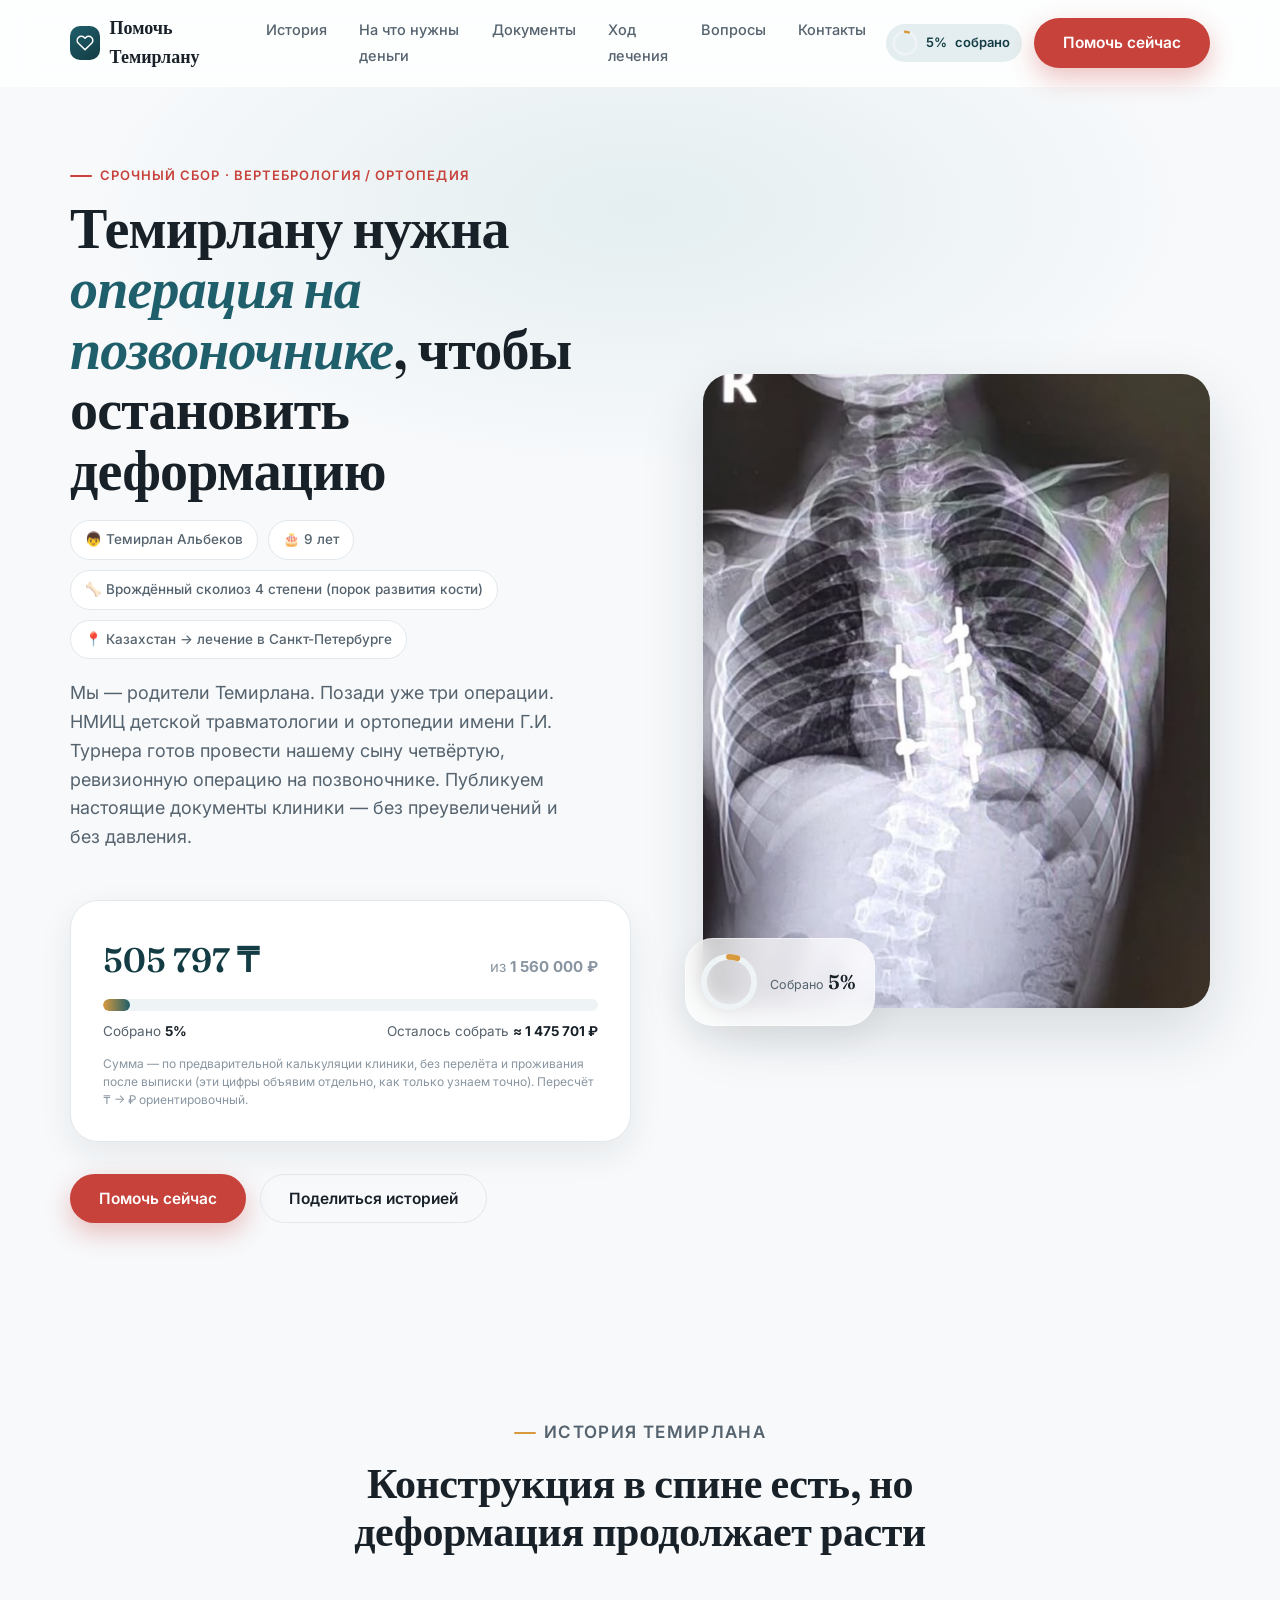
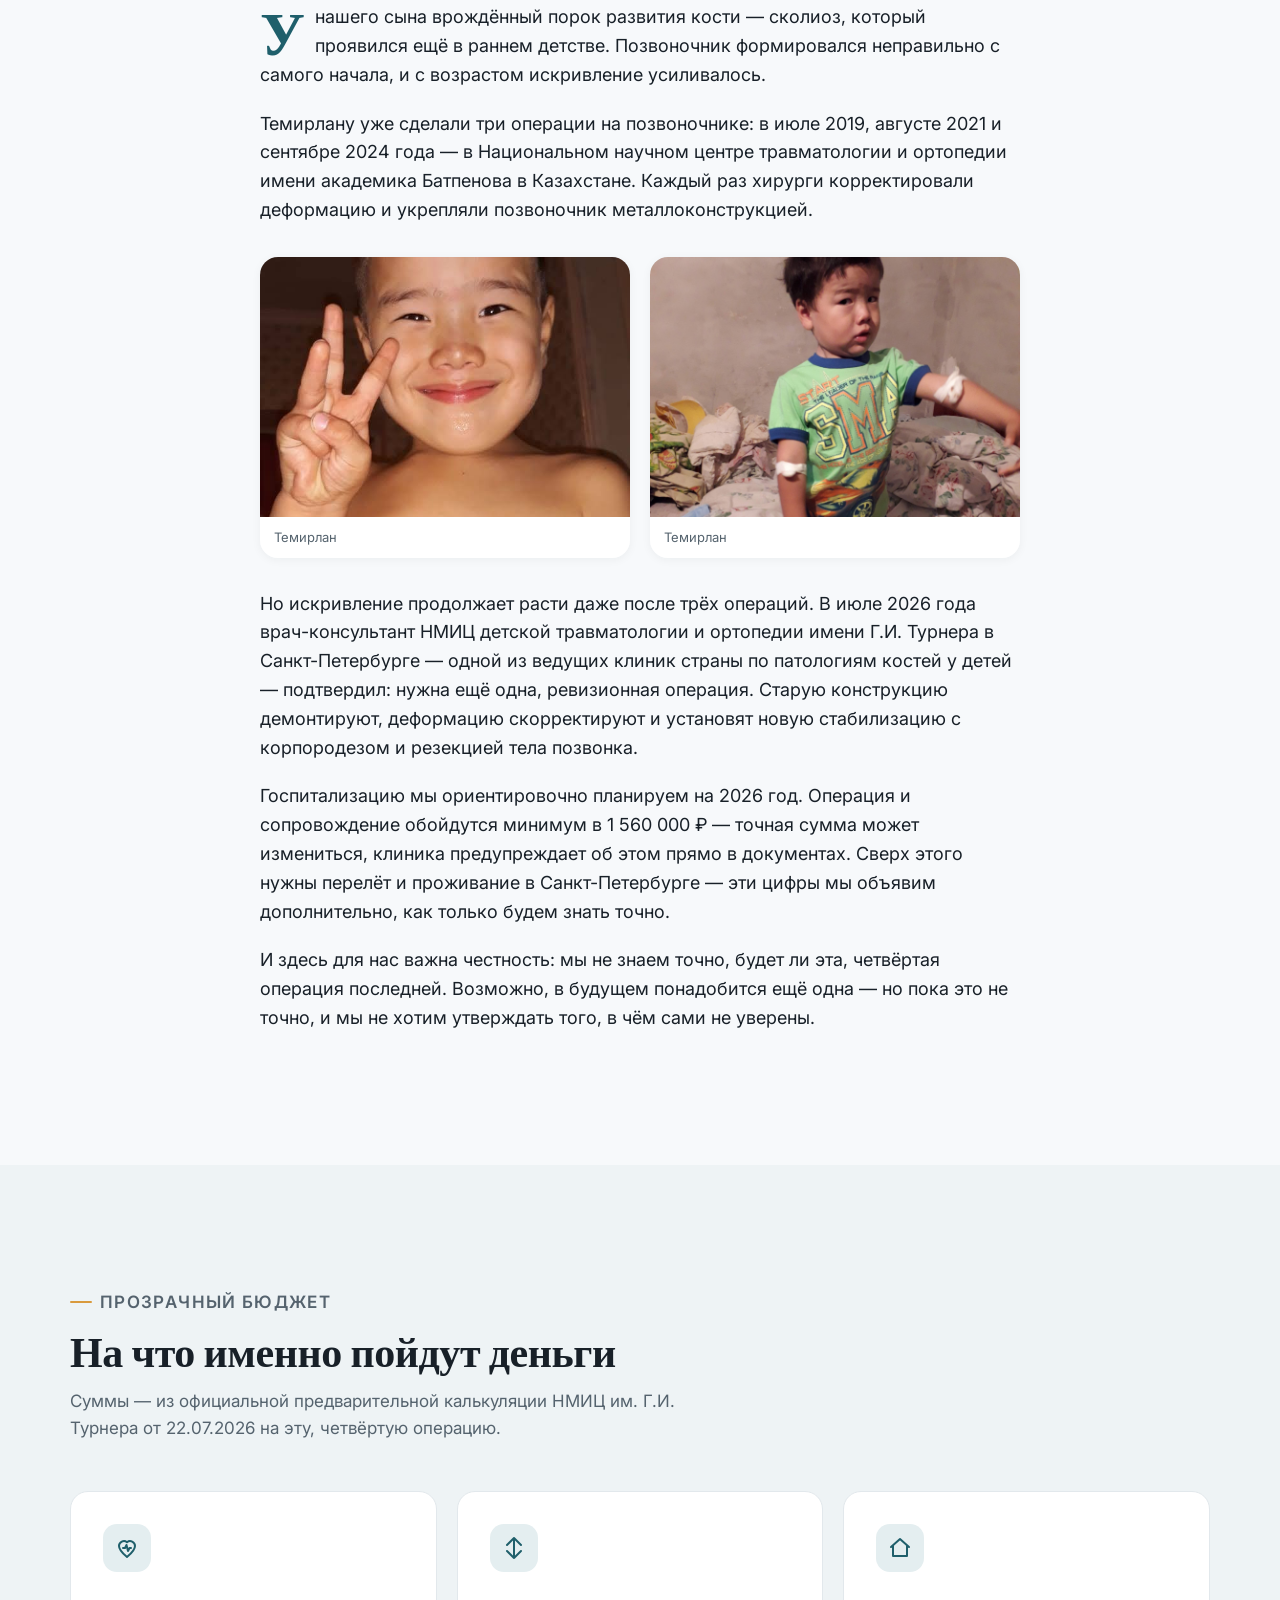
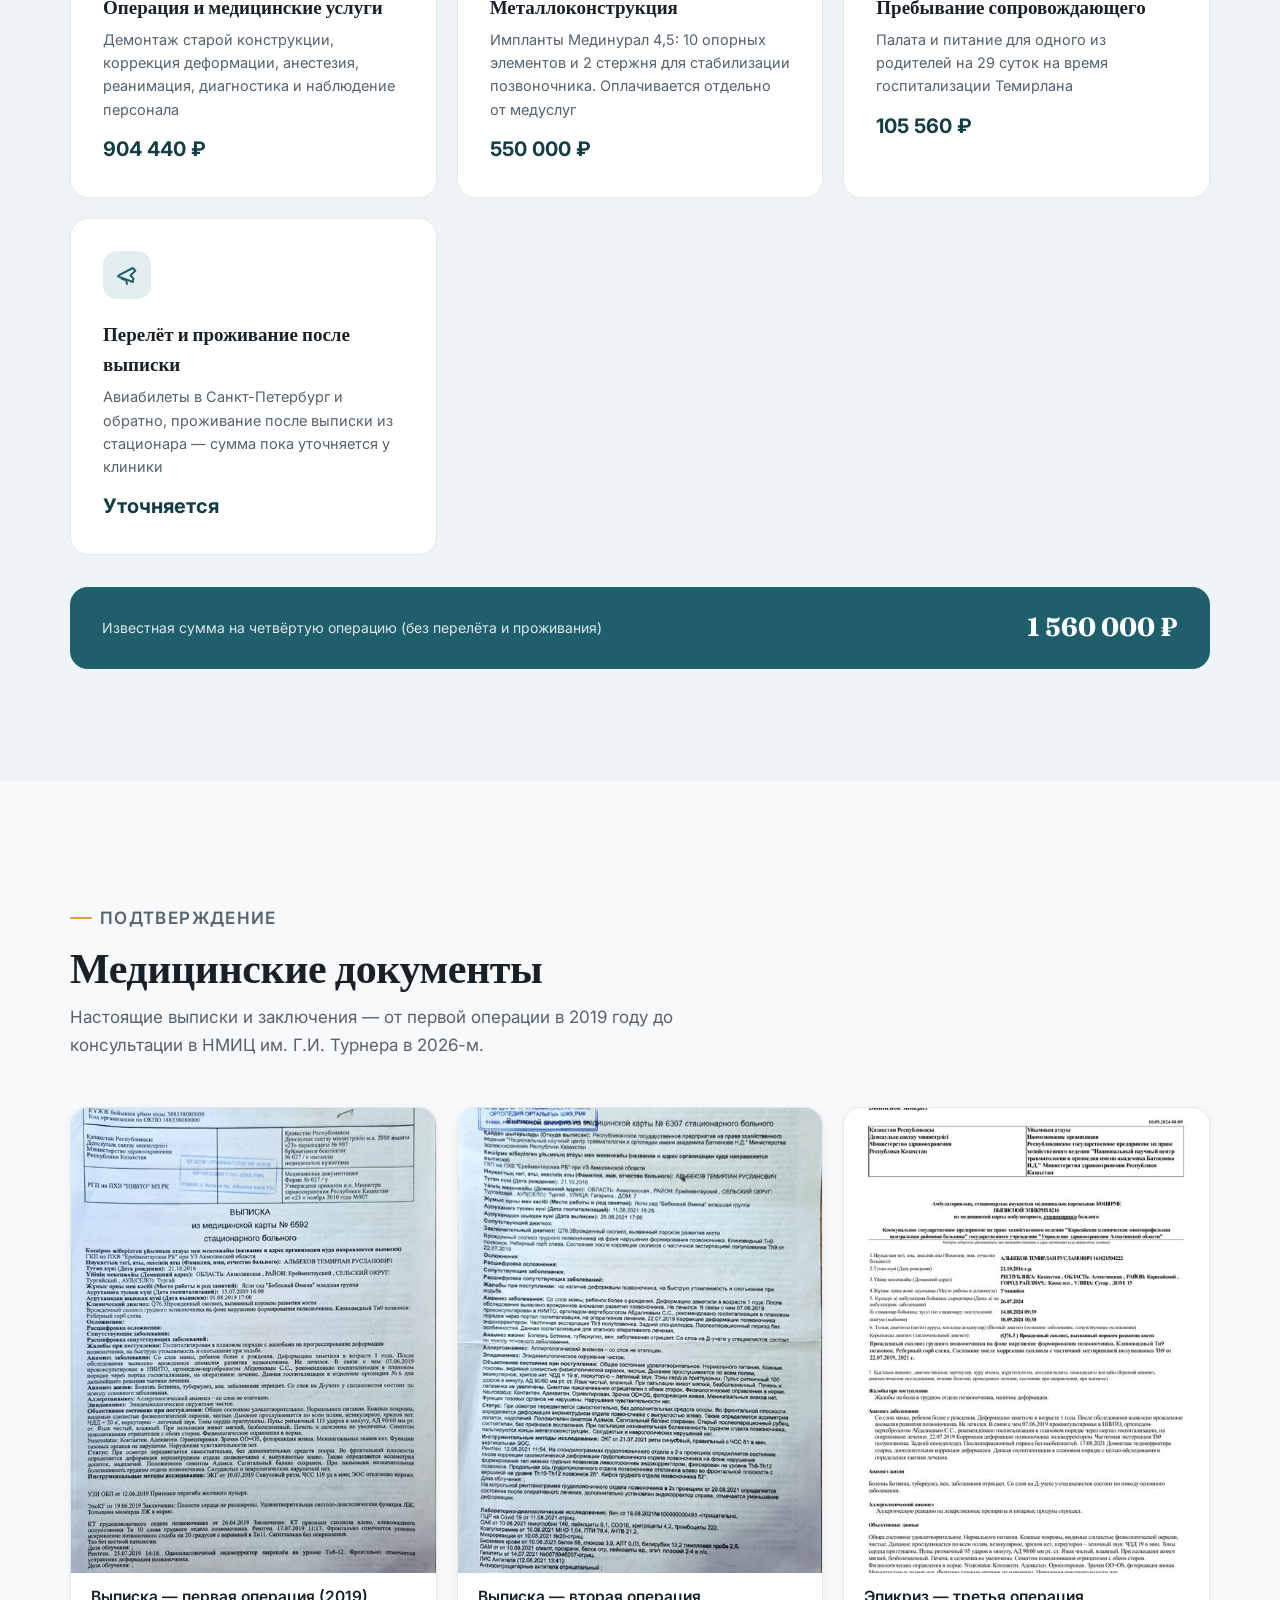
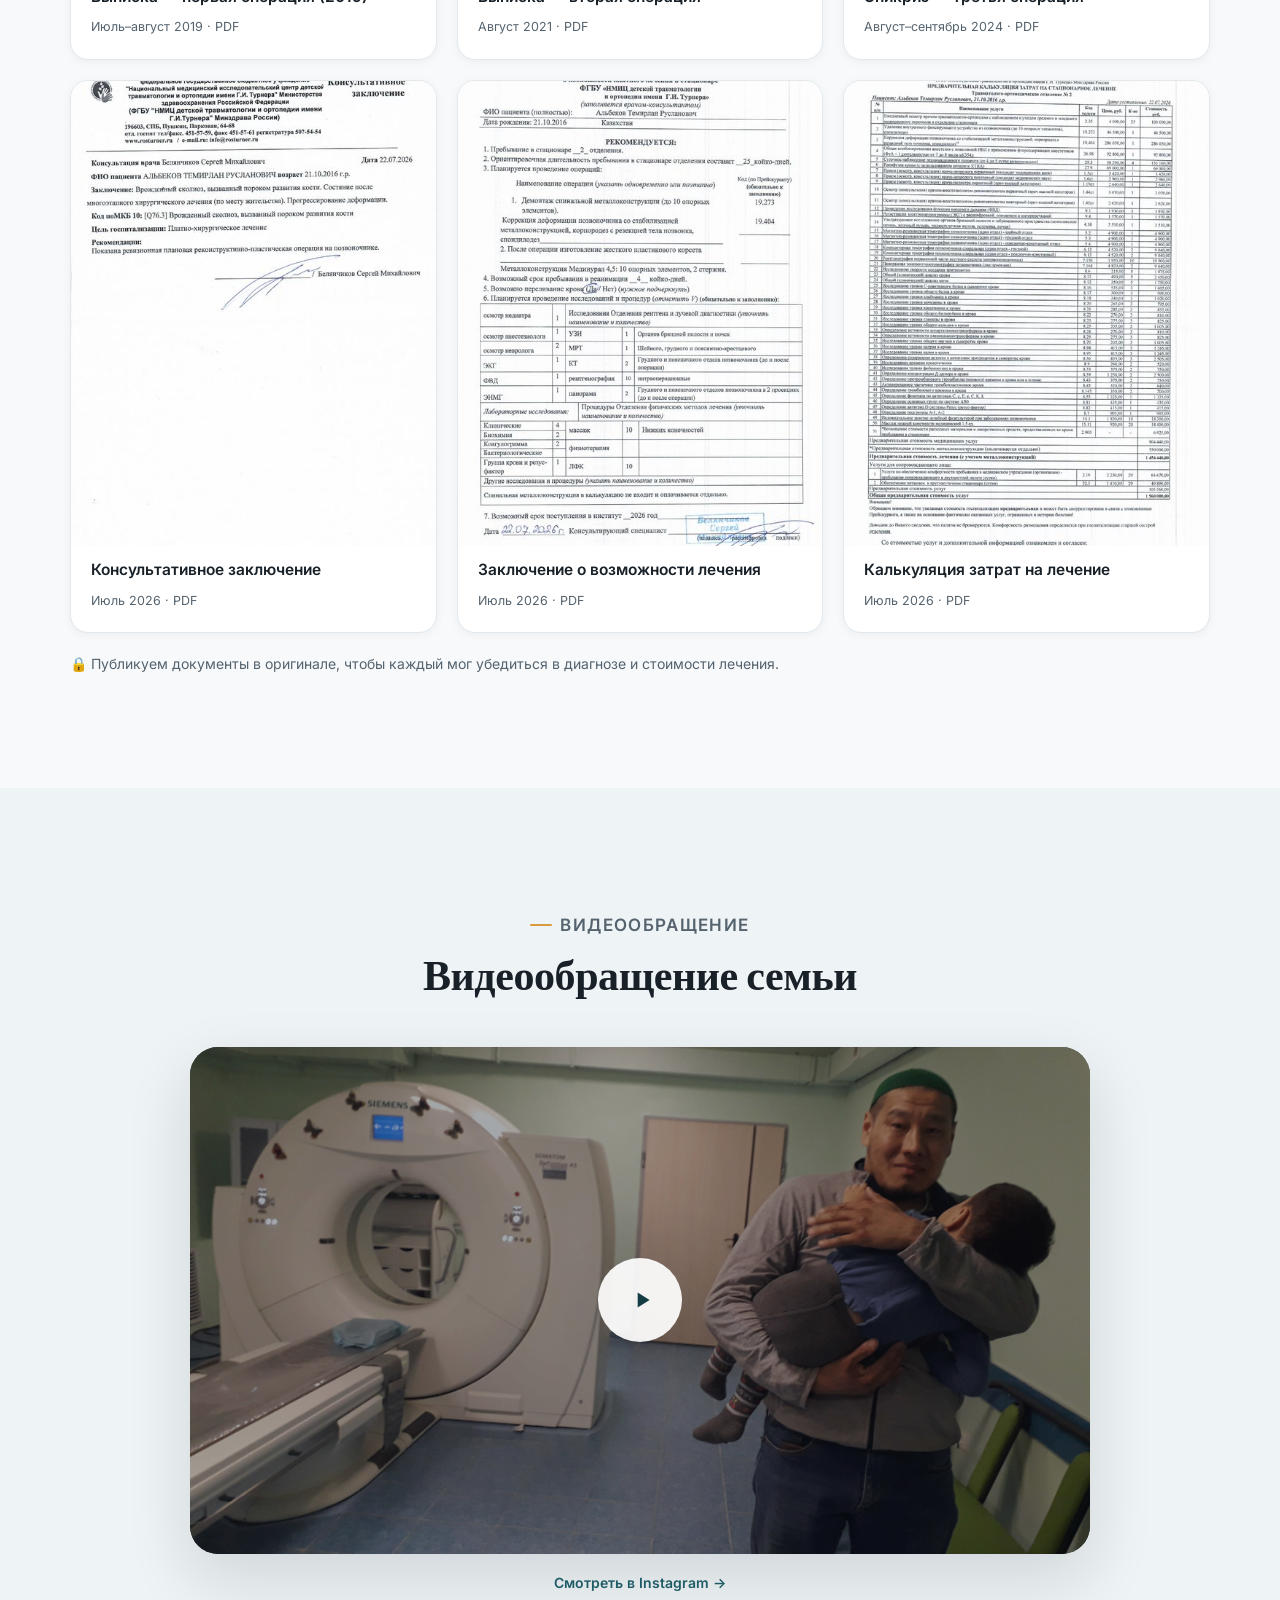
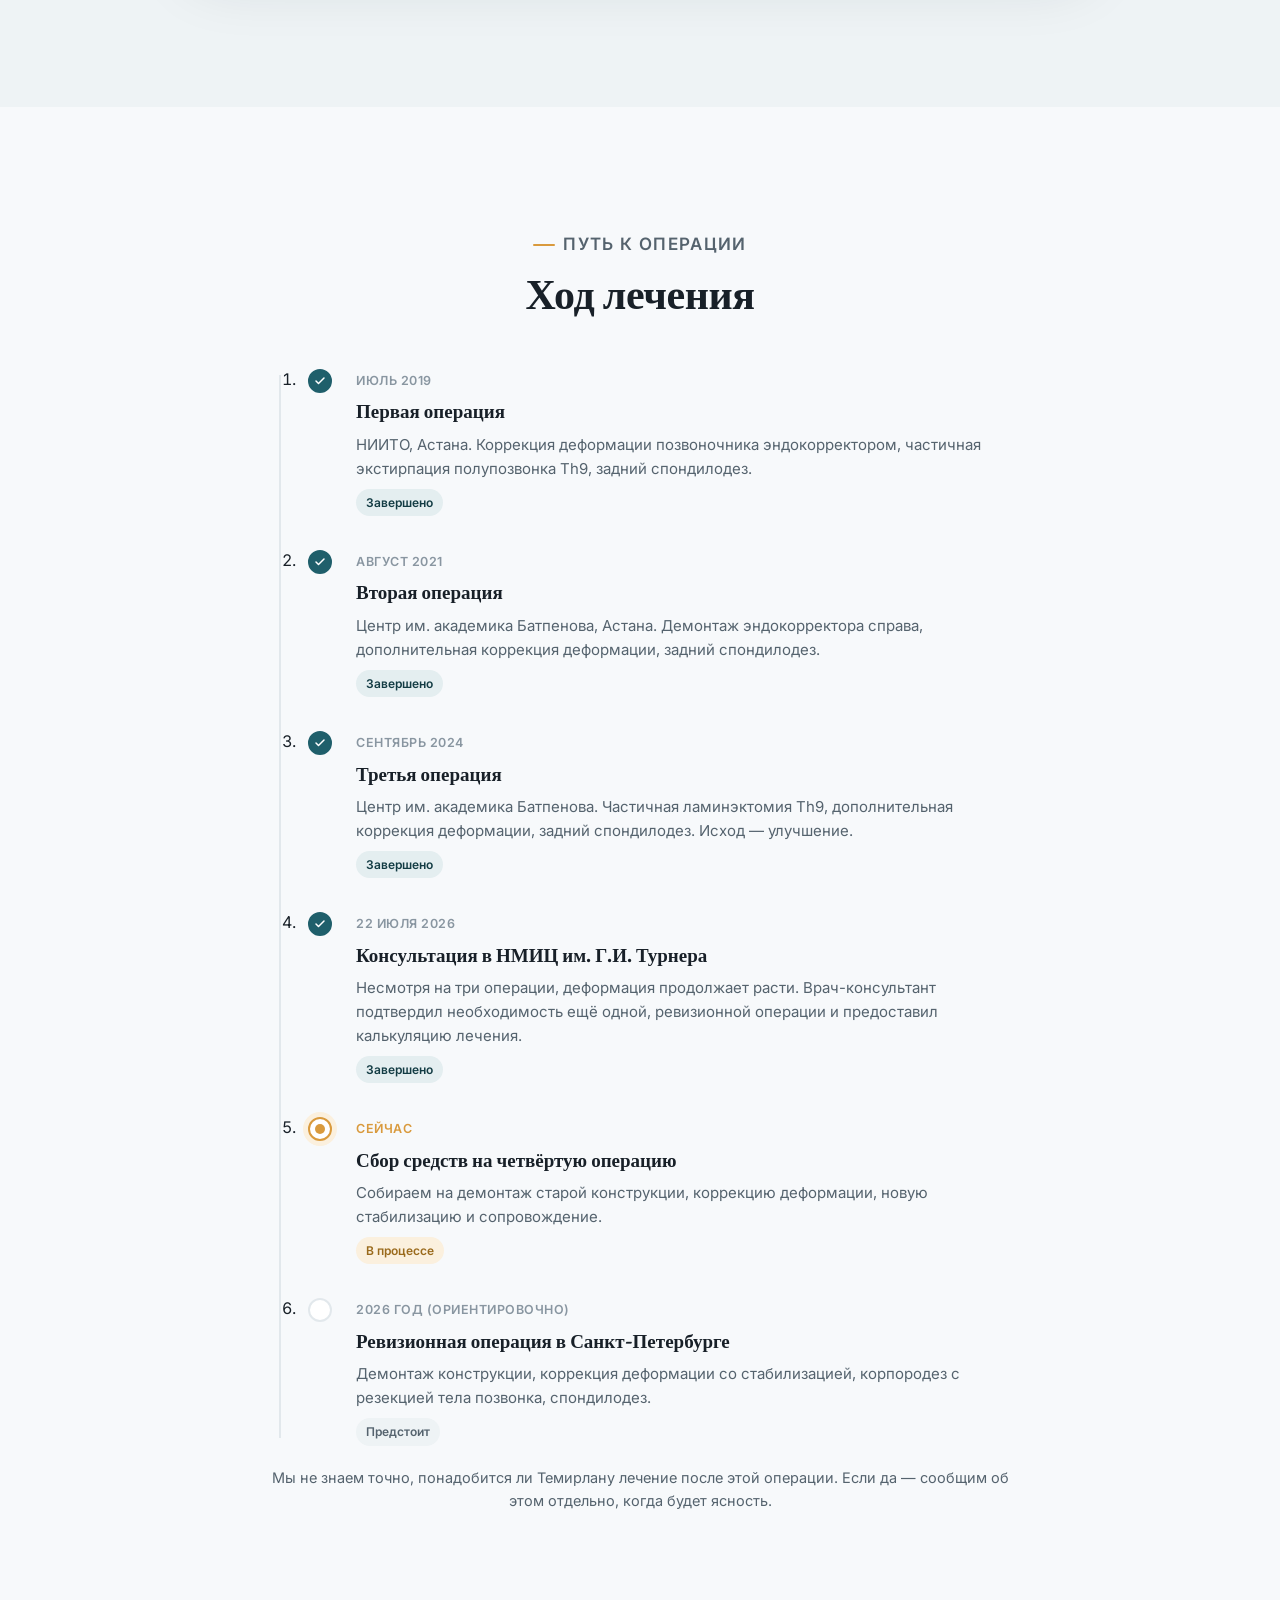
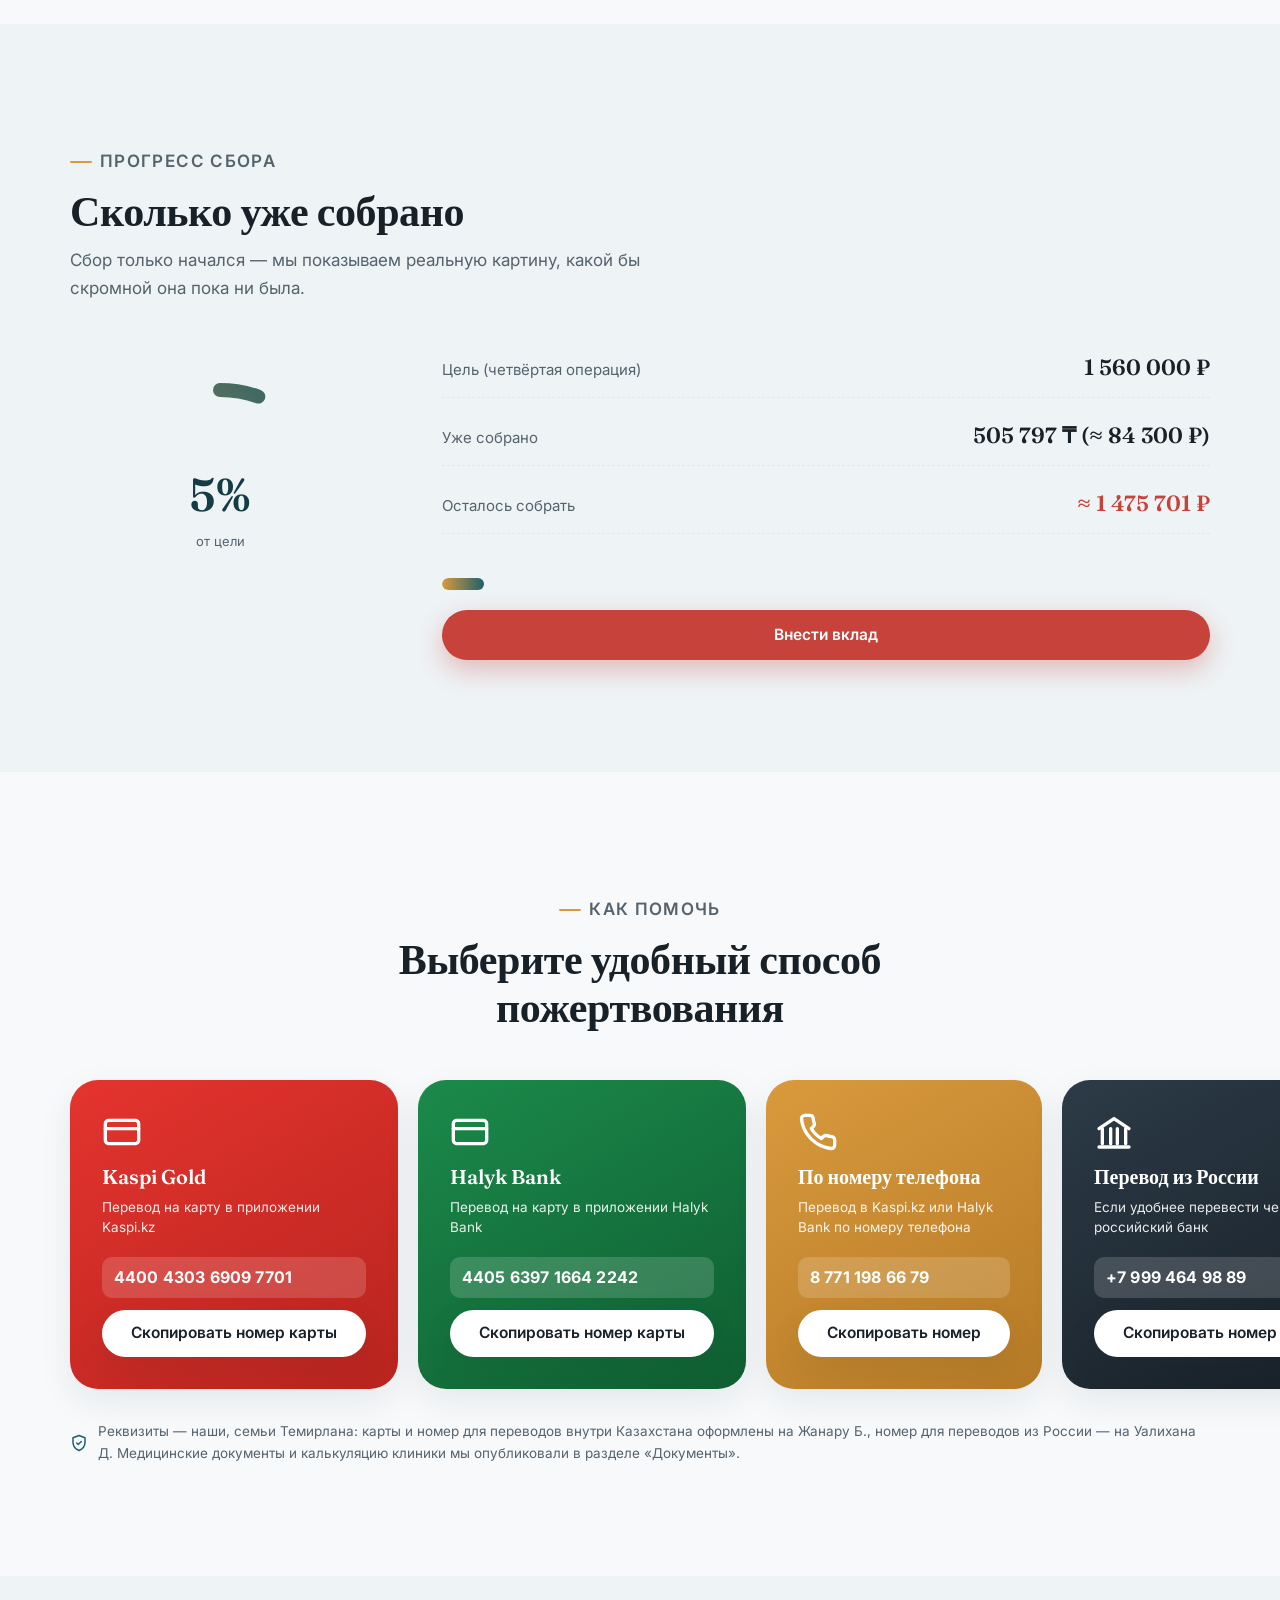
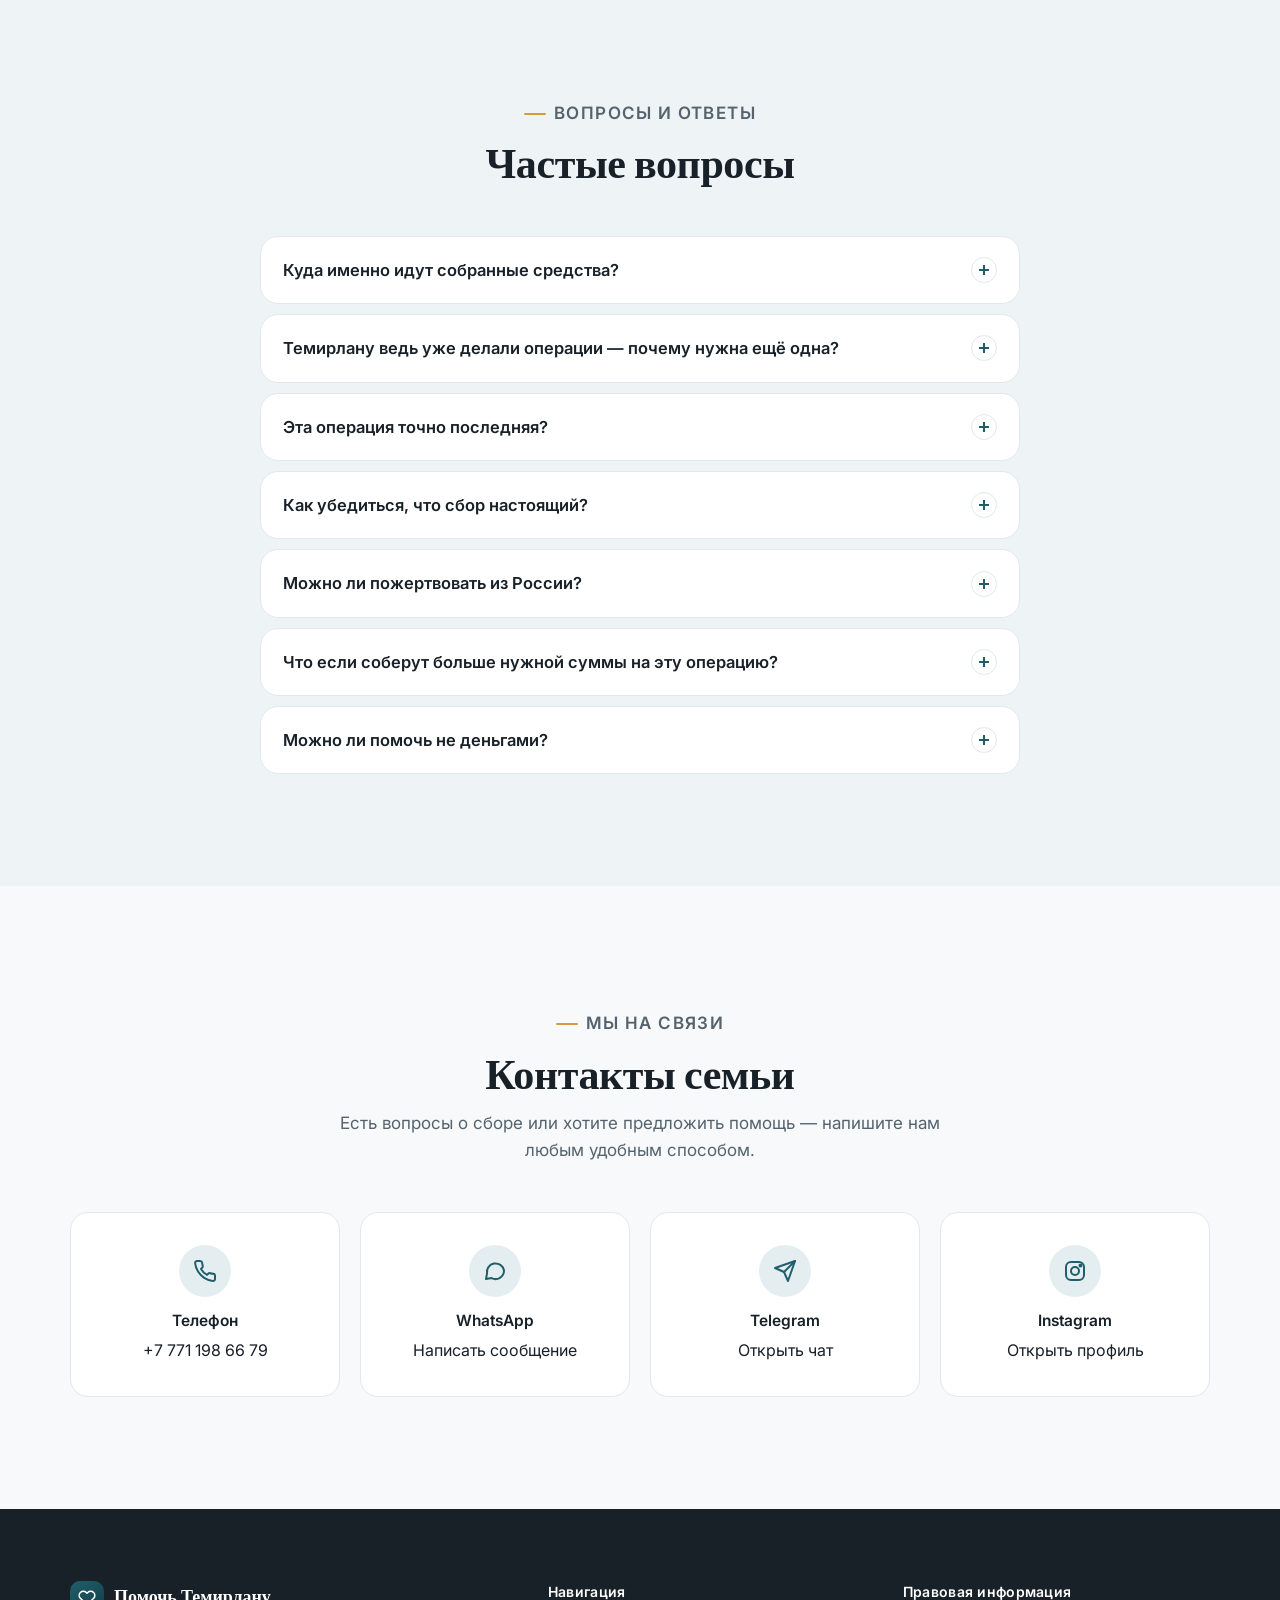
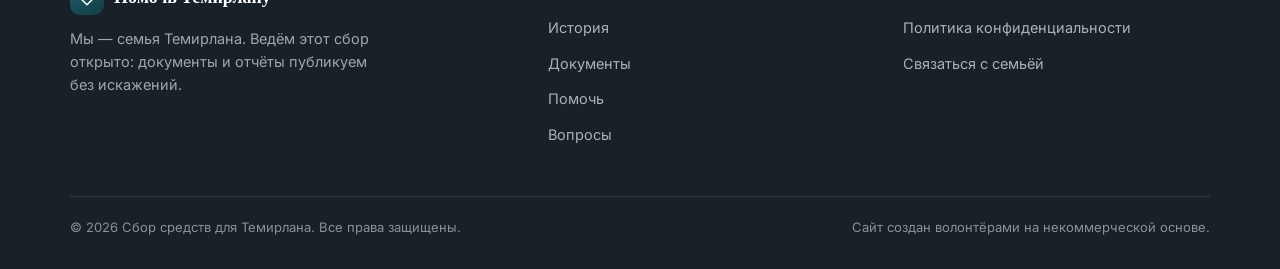
<file: index.html>
<!DOCTYPE html>
<html lang="ru">
<head>
<meta charset="UTF-8">
<meta name="viewport" content="width=device-width, initial-scale=1, viewport-fit=cover">
<title>Помочь Темирлану — операция на позвоночнике | НМИЦ им. Г.И. Турнера</title>
<meta name="description" content="Темирлану 9 лет, врождённый сколиоз 4 степени. Позади уже три операции. Нужна четвёртая, ревизионная операция на позвоночнике в НМИЦ детской травматологии и ортопедии им. Г.И. Турнера (Санкт-Петербург). Собрано 358 000 ₸.">
<meta name="robots" content="index, follow">
<link rel="canonical" href="https://example.org/">

<!-- Favicon -->
<link rel="icon" href="assets/icons/favicon.svg" type="image/svg+xml">
<link rel="apple-touch-icon" href="assets/icons/favicon.svg">

<!-- Open Graph -->
<meta property="og:type" content="website">
<meta property="og:title" content="Помочь Темирлану — операция на позвоночнике">
<meta property="og:description" content="Темирлану 9 лет, врождённый сколиоз 4 степени (порок развития кости). Позади три операции, нужна четвёртая. Клиника им. Турнера в Санкт-Петербурге готова провести её. Собрано 358 000 ₸.">
<meta property="og:image" content="assets/images/og-cover.jpg">
<meta property="og:url" content="https://example.org/">
<meta property="og:locale" content="ru_RU">
<meta property="og:site_name" content="Помочь Темирлану">

<!-- Twitter Card -->
<meta name="twitter:card" content="summary_large_image">
<meta name="twitter:title" content="Помочь Темирлану — операция на позвоночнике">
<meta name="twitter:description" content="Врождённый сколиоз 4 степени. Позади уже три операции, нужна четвёртая — в клинике им. Турнера. Поделитесь, даже если не можете помочь деньгами.">
<meta name="twitter:image" content="assets/images/og-cover.jpg">

<!-- Performance -->
<link rel="preconnect" href="https://fonts.googleapis.com">
<link rel="preconnect" href="https://fonts.gstatic.com" crossorigin>
<link rel="preload" as="image" href="assets/images/hero-photo.jpg">
<link rel="stylesheet" href="https://fonts.googleapis.com/css2?family=Fraunces:opsz,wght@9..144,500;9..144,600;9..144,700&family=Inter:wght@400;500;600;700&display=swap">
<link rel="stylesheet" href="style.css">

<!-- Schema.org -->
<script type="application/ld+json">
{
  "@context": "https://schema.org",
  "@type": "DonateAction",
  "name": "Сбор средств на операцию для Темирлана Альбекова",
  "description": "Сбор средств на ревизионную операцию на позвоночнике для Темирлана, 9 лет, диагноз — врождённый сколиоз, вызванный пороком развития кости (Q76.3).",
  "agent": { "@type": "Person", "name": "Темирлан Альбеков" },
  "target": { "@type": "EntryPoint", "urlTemplate": "https://example.org/#donate" },
  "price": "1560000",
  "priceCurrency": "RUB"
}
</script>
<script type="application/ld+json">
{
  "@context": "https://schema.org",
  "@type": "MedicalCondition",
  "name": "Врождённый сколиоз, вызванный пороком развития кости",
  "code": { "@type": "MedicalCode", "code": "Q76.3", "codingSystem": "ICD-10" }
}
</script>
</head>
<body>
<a href="#main" class="skip-link">Перейти к основному содержанию</a>

<!-- ==================== ШАПКА ==================== -->
<header class="site-header">
  <div class="container header-inner">
    <a href="#hero" class="brand">
      <span class="brand-mark" aria-hidden="true">
        <svg viewBox="0 0 24 24" fill="none" stroke="#fff" stroke-width="2" stroke-linecap="round" stroke-linejoin="round"><path d="M20.8 4.6a5.5 5.5 0 0 0-7.8 0L12 5.6l-1-1a5.5 5.5 0 1 0-7.8 7.8l1 1L12 21l7.8-7.6 1-1a5.5 5.5 0 0 0 0-7.8z"/></svg>
      </span>
      Помочь Темирлану
    </a>

    <button class="nav-toggle" aria-expanded="false" aria-controls="main-nav" aria-label="Открыть меню">
      <span></span>
    </button>

    <nav class="main-nav" id="main-nav" aria-label="Основная навигация">
      <ul>
        <li><a href="#story">История</a></li>
        <li><a href="#expenses">На что нужны деньги</a></li>
        <li><a href="#documents">Документы</a></li>
        <li><a href="#timeline">Ход лечения</a></li>
        <li><a href="#faq">Вопросы</a></li>
        <li><a href="#contacts">Контакты</a></li>
      </ul>
    </nav>

    <div class="header-actions">
      <div class="header-progress-chip" aria-hidden="true">
        <svg class="hope-ring" viewBox="0 0 60 60"><circle class="track" cx="30" cy="30" r="26"/><circle class="fill" cx="30" cy="30" r="26" id="chipRing"/></svg>
        <span id="chipPercent">0%</span> собрано
      </div>
      <a href="#donate" class="btn btn-critical header-cta-desktop" data-open-donate>Помочь сейчас</a>
    </div>
  </div>
</header>

<main id="main">

  <!-- ==================== 1. HERO ==================== -->
  <section class="hero" id="hero" aria-labelledby="hero-title">
    <div class="container hero-grid">
      <div class="hero-copy">
        <p class="eyebrow">Срочный сбор · Вертебрология / ортопедия</p>
        <h1 class="hero-title" id="hero-title">
          Темирлану нужна <span class="accent">операция на позвоночнике</span>,
          чтобы остановить деформацию
        </h1>
        <div class="hero-meta">
          <span>👦 Темирлан Альбеков</span>
          <span>🎂 9 лет</span>
          <span>🦴 Врождённый сколиоз 4 степени (порок развития кости)</span>
          <span>📍 Казахстан → лечение в Санкт-Петербурге</span>
        </div>
        <p class="hero-desc">Мы — родители Темирлана. Позади уже три операции. НМИЦ детской травматологии и ортопедии имени Г.И. Турнера готов провести нашему сыну четвёртую, ревизионную операцию на позвоночнике. Публикуем настоящие документы клиники — без преувеличений и без давления.</p>

        <div class="progress-card" aria-label="Прогресс сбора средств">
          <div class="progress-sums">
            <span class="raised"><span id="heroRaised">358 000 ₸</span></span>
            <span class="goal">из <strong id="heroGoal">1 560 000 ₽</strong></span>
          </div>
          <div class="progress-track">
            <div class="progress-fill" id="heroProgressFill" role="progressbar" aria-valuemin="0" aria-valuemax="100" aria-valuenow="0" aria-label="Собрано меньше 1% от цели"></div>
          </div>
          <div class="progress-foot">
            <span>Собрано <strong id="heroPercent">0%</strong></span>
            <span>Осталось собрать <strong id="heroRemaining">≈ 1 560 000 ₽</strong></span>
          </div>
          <p class="progress-note">Сумма — по предварительной калькуляции клиники, без перелёта и проживания после выписки (эти цифры объявим отдельно, как только узнаем точно). Пересчёт ₸ → ₽ ориентировочный.</p>
        </div>

        <div class="hero-ctas">
          <button class="btn btn-critical" data-open-donate>Помочь сейчас</button>
          <button class="btn btn-ghost" id="shareBtn">Поделиться историей</button>
        </div>
      </div>

      <div class="hero-visual reveal">
        <div class="hero-photo-frame">
          <img src="assets/images/hero-photo.jpg" alt="Темирлан" width="1200" height="1500">
        </div>
        <div class="hero-ring-badge" aria-hidden="true">
          <svg class="hope-ring" viewBox="0 0 60 60"><circle class="track" cx="30" cy="30" r="26"/><circle class="fill" cx="30" cy="30" r="26" id="heroRing"/></svg>
          <div>
            <span class="label">Собрано</span>
            <span class="value" id="heroRingPercent">0%</span>
          </div>
        </div>
      </div>
    </div>
  </section>

  <!-- ==================== 2. ИСТОРИЯ ==================== -->
  <section class="section" id="story" aria-labelledby="story-title">
    <div class="container">
      <div class="section-head center reveal">
        <p class="eyebrow center" style="justify-content:center">История Темирлана</p>
        <h2 id="story-title">Конструкция в спине есть, но деформация продолжает расти</h2>
      </div>

      <div class="story-body reveal">
        <p>У нашего сына врождённый порок развития кости — сколиоз, который проявился ещё в раннем детстве. Позвоночник формировался неправильно с самого начала, и с возрастом искривление усиливалось.</p>

        <p>Темирлану уже сделали три операции на позвоночнике: в июле 2019, августе 2021 и сентябре 2024 года — в Национальном научном центре травматологии и ортопедии имени академика Батпенова в Казахстане. Каждый раз хирурги корректировали деформацию и укрепляли позвоночник металлоконструкцией.</p>

        <div class="story-photos">
          <figure>
            <img src="assets/images/story-1.jpg" alt="Темирлан" loading="lazy" width="900" height="700">
            <figcaption>Темирлан</figcaption>
          </figure>
          <figure>
            <img src="assets/images/story-2.jpg" alt="Темирлан" loading="lazy" width="900" height="700">
            <figcaption>Темирлан</figcaption>
          </figure>
        </div>

        <p>Но искривление продолжает расти даже после трёх операций. В июле 2026 года врач-консультант НМИЦ детской травматологии и ортопедии имени Г.И. Турнера в Санкт-Петербурге — одной из ведущих клиник страны по патологиям костей у детей — подтвердил: нужна ещё одна, ревизионная операция. Старую конструкцию демонтируют, деформацию скорректируют и установят новую стабилизацию с корпородезом и резекцией тела позвонка.</p>

        <p>Госпитализацию мы ориентировочно планируем на 2026 год. Операция и сопровождение обойдутся минимум в 1 560 000 ₽ — точная сумма может измениться, клиника предупреждает об этом прямо в документах. Сверх этого нужны перелёт и проживание в Санкт-Петербурге — эти цифры мы объявим дополнительно, как только будем знать точно.</p>

        <p>И здесь для нас важна честность: мы не знаем точно, будет ли эта, четвёртая операция последней. Возможно, в будущем понадобится ещё одна — но пока это не точно, и мы не хотим утверждать того, в чём сами не уверены.</p>
      </div>
    </div>
  </section>

  <!-- ==================== 3. НА ЧТО НУЖНЫ ДЕНЬГИ ==================== -->
  <section class="section section-alt" id="expenses" aria-labelledby="expenses-title">
    <div class="container">
      <div class="section-head reveal">
        <p class="eyebrow">Прозрачный бюджет</p>
        <h2 id="expenses-title">На что именно пойдут деньги</h2>
        <p>Суммы — из официальной предварительной калькуляции НМИЦ им. Г.И. Турнера от 22.07.2026 на эту, четвёртую операцию.</p>
      </div>

      <div class="expense-grid reveal-stagger">
        <article class="expense-card">
          <div class="expense-icon"><svg viewBox="0 0 24 24" fill="none" stroke-width="2" stroke-linecap="round" stroke-linejoin="round"><path d="M12 21c-4-3.4-8-6.6-8-11a4.9 4.9 0 0 1 8-3.8A4.9 4.9 0 0 1 20 10c0 4.4-4 7.6-8 11z"/><path d="M8 12h2l1.5-3L13 15l1.5-3H16"/></svg></div>
          <h3>Операция и медицинские услуги</h3>
          <p>Демонтаж старой конструкции, коррекция деформации, анестезия, реанимация, диагностика и наблюдение персонала</p>
          <div class="expense-amount">904 440 ₽</div>
        </article>

        <article class="expense-card">
          <div class="expense-icon"><svg viewBox="0 0 24 24" fill="none" stroke-width="2" stroke-linecap="round" stroke-linejoin="round"><path d="M12 2v20M5 9l7-7 7 7M5 15l7 7 7-7"/></svg></div>
          <h3>Металлоконструкция</h3>
          <p>Импланты Мединурал 4,5: 10 опорных элементов и 2 стержня для стабилизации позвоночника. Оплачивается отдельно от медуслуг</p>
          <div class="expense-amount">550 000 ₽</div>
        </article>

        <article class="expense-card">
          <div class="expense-icon"><svg viewBox="0 0 24 24" fill="none" stroke-width="2" stroke-linecap="round" stroke-linejoin="round"><path d="M3 11l9-8 9 8"/><path d="M5 10v10h14V10"/></svg></div>
          <h3>Пребывание сопровождающего</h3>
          <p>Палата и питание для одного из родителей на 29 суток на время госпитализации Темирлана</p>
          <div class="expense-amount">105 560 ₽</div>
        </article>

        <article class="expense-card">
          <div class="expense-icon"><svg viewBox="0 0 24 24" fill="none" stroke-width="2" stroke-linecap="round" stroke-linejoin="round"><path d="M17.8 19 3 13.4l1.6-1.6L17.8 5l2.6 2.6-4.9 4.9 2.9 2.9z"/><path d="M12 21l-1-4-4-1"/></svg></div>
          <h3>Перелёт и проживание после выписки</h3>
          <p>Авиабилеты в Санкт-Петербург и обратно, проживание после выписки из стационара — сумма пока уточняется у клиники</p>
          <div class="expense-amount">Уточняется</div>
        </article>
      </div>

      <div class="expense-total reveal">
        <span>Известная сумма на четвёртую операцию (без перелёта и проживания)</span>
        <strong>1 560 000 ₽</strong>
      </div>
    </div>
  </section>

  <!-- ==================== 4. ДОКУМЕНТЫ ==================== -->
  <section class="section" id="documents" aria-labelledby="documents-title">
    <div class="container">
      <div class="section-head reveal">
        <p class="eyebrow">Подтверждение</p>
        <h2 id="documents-title">Медицинские документы</h2>
        <p>Настоящие выписки и заключения — от первой операции в 2019 году до консультации в НМИЦ им. Г.И. Турнера в 2026-м.</p>
      </div>

      <div class="doc-grid reveal-stagger">
        <a class="doc-card" href="assets/documents/vypiska-2019.pdf" target="_blank" rel="noopener">
          <div class="doc-thumb"><img src="assets/documents/thumb-2019.jpg" alt="Миниатюра: выписка, первая операция, 2019" loading="lazy" width="500" height="650"></div>
          <div class="doc-info">
            <h3>Выписка — первая операция (2019)</h3>
            <span>Июль–август 2019 · PDF</span>
          </div>
        </a>
        <a class="doc-card" href="assets/documents/vypiska-2021.pdf" target="_blank" rel="noopener">
          <div class="doc-thumb"><img src="assets/documents/thumb-2021.jpg" alt="Миниатюра: выписка, вторая операция, 2021" loading="lazy" width="500" height="650"></div>
          <div class="doc-info">
            <h3>Выписка — вторая операция</h3>
            <span>Август 2021 · PDF</span>
          </div>
        </a>
        <a class="doc-card" href="assets/documents/vypiska-2024.pdf" target="_blank" rel="noopener">
          <div class="doc-thumb"><img src="assets/documents/thumb-2024.jpg" alt="Миниатюра: выписной эпикриз, третья операция, 2024" loading="lazy" width="500" height="650"></div>
          <div class="doc-info">
            <h3>Эпикриз — третья операция</h3>
            <span>Август–сентябрь 2024 · PDF</span>
          </div>
        </a>
        <a class="doc-card" href="assets/documents/consultation.pdf" target="_blank" rel="noopener">
          <div class="doc-thumb"><img src="assets/documents/thumb-consultation.jpg" alt="Миниатюра: консультативное заключение о диагнозе" loading="lazy" width="500" height="650"></div>
          <div class="doc-info">
            <h3>Консультативное заключение</h3>
            <span>Июль 2026 · PDF</span>
          </div>
        </a>
        <a class="doc-card" href="assets/documents/calculation.pdf" target="_blank" rel="noopener">
          <div class="doc-thumb"><img src="assets/documents/thumb-conclusion.jpg" alt="Миниатюра: заключение о возможности платного лечения" loading="lazy" width="500" height="650"></div>
          <div class="doc-info">
            <h3>Заключение о возможности лечения</h3>
            <span>Июль 2026 · PDF</span>
          </div>
        </a>
        <a class="doc-card" href="assets/documents/calculation.pdf#page=2" target="_blank" rel="noopener">
          <div class="doc-thumb"><img src="assets/documents/thumb-calculation.jpg" alt="Миниатюра: предварительная калькуляция затрат на лечение" loading="lazy" width="500" height="650"></div>
          <div class="doc-info">
            <h3>Калькуляция затрат на лечение</h3>
            <span>Июль 2026 · PDF</span>
          </div>
        </a>
      </div>
      <p class="doc-note reveal">🔒 Публикуем документы в оригинале, чтобы каждый мог убедиться в диагнозе и стоимости лечения.</p>
    </div>
  </section>

  <!-- ==================== 5. ВИДЕО ==================== -->
  <section class="section section-alt" id="video" aria-labelledby="video-title">
    <div class="container">
      <div class="section-head center reveal">
        <p class="eyebrow center" style="justify-content:center">Видеообращение</p>
        <h2 id="video-title">Видеообращение семьи</h2>
      </div>

      <div class="video-wrap reveal" id="videoWrap">
        <img src="assets/images/video-poster.jpg" alt="Видеообращение семьи Темирлана" loading="lazy">
        <button class="video-play" id="videoPlayBtn" aria-label="Воспроизвести видео">
          <span class="circle"><svg viewBox="0 0 24 24"><path d="M8 5v14l11-7z"/></svg></span>
        </button>
      </div>
      <p class="center" style="margin-top:16px;">
        <a href="https://www.instagram.com/reel/DbStuQwossX/?igsh=MW95cjV6Y2lsbXh2cw==" target="_blank" rel="noopener" style="color:var(--color-primary); font-weight:600; font-size:14px;">Смотреть в Instagram →</a>
      </p>
    </div>
  </section>

  <!-- ==================== 6. ХОД ЛЕЧЕНИЯ ==================== -->
  <section class="section" id="timeline" aria-labelledby="timeline-title">
    <div class="container">
      <div class="section-head center reveal">
        <p class="eyebrow center" style="justify-content:center">Путь к операции</p>
        <h2 id="timeline-title">Ход лечения</h2>
      </div>

      <ol class="timeline reveal">
        <li class="timeline-item is-done">
          <span class="timeline-dot"><svg viewBox="0 0 24 24" fill="none" stroke="currentColor" stroke-width="3" stroke-linecap="round" stroke-linejoin="round"><path d="M20 6 9 17l-5-5"/></svg></span>
          <span class="timeline-date">Июль 2019</span>
          <h3>Первая операция</h3>
          <p>НИИТО, Астана. Коррекция деформации позвоночника эндокорректором, частичная экстирпация полупозвонка Th9, задний спондилодез.</p>
          <span class="timeline-status">Завершено</span>
        </li>
        <li class="timeline-item is-done">
          <span class="timeline-dot"><svg viewBox="0 0 24 24" fill="none" stroke="currentColor" stroke-width="3" stroke-linecap="round" stroke-linejoin="round"><path d="M20 6 9 17l-5-5"/></svg></span>
          <span class="timeline-date">Август 2021</span>
          <h3>Вторая операция</h3>
          <p>Центр им. академика Батпенова, Астана. Демонтаж эндокорректора справа, дополнительная коррекция деформации, задний спондилодез.</p>
          <span class="timeline-status">Завершено</span>
        </li>
        <li class="timeline-item is-done">
          <span class="timeline-dot"><svg viewBox="0 0 24 24" fill="none" stroke="currentColor" stroke-width="3" stroke-linecap="round" stroke-linejoin="round"><path d="M20 6 9 17l-5-5"/></svg></span>
          <span class="timeline-date">Сентябрь 2024</span>
          <h3>Третья операция</h3>
          <p>Центр им. академика Батпенова. Частичная ламинэктомия Th9, дополнительная коррекция деформации, задний спондилодез. Исход — улучшение.</p>
          <span class="timeline-status">Завершено</span>
        </li>
        <li class="timeline-item is-done">
          <span class="timeline-dot"><svg viewBox="0 0 24 24" fill="none" stroke="currentColor" stroke-width="3" stroke-linecap="round" stroke-linejoin="round"><path d="M20 6 9 17l-5-5"/></svg></span>
          <span class="timeline-date">22 июля 2026</span>
          <h3>Консультация в НМИЦ им. Г.И. Турнера</h3>
          <p>Несмотря на три операции, деформация продолжает расти. Врач-консультант подтвердил необходимость ещё одной, ревизионной операции и предоставил калькуляцию лечения.</p>
          <span class="timeline-status">Завершено</span>
        </li>
        <li class="timeline-item is-current">
          <span class="timeline-dot"></span>
          <span class="timeline-date">Сейчас</span>
          <h3>Сбор средств на четвёртую операцию</h3>
          <p>Собираем на демонтаж старой конструкции, коррекцию деформации, новую стабилизацию и сопровождение.</p>
          <span class="timeline-status">В процессе</span>
        </li>
        <li class="timeline-item">
          <span class="timeline-dot"></span>
          <span class="timeline-date">2026 год (ориентировочно)</span>
          <h3>Ревизионная операция в Санкт-Петербурге</h3>
          <p>Демонтаж конструкции, коррекция деформации со стабилизацией, корпородез с резекцией тела позвонка, спондилодез.</p>
          <span class="timeline-status">Предстоит</span>
        </li>
      </ol>
      <p class="reveal" style="max-width:760px; margin:var(--space-3) auto 0; text-align:center; color:var(--color-ink-soft); font-size:14.5px;">Мы не знаем точно, понадобится ли Темирлану лечение после этой операции. Если да — сообщим об этом отдельно, когда будет ясность.</p>
    </div>
  </section>

  <!-- ==================== 7. ПРОГРЕСС СБОРА ==================== -->
  <section class="section section-alt" id="progress" aria-labelledby="progress-title">
    <div class="container">
      <div class="section-head reveal">
        <p class="eyebrow">Прогресс сбора</p>
        <h2 id="progress-title">Сколько уже собрано</h2>
        <p>Сбор только начался — мы показываем реальную картину, какой бы скромной она пока ни была.</p>
      </div>

      <div class="progress-detail reveal">
        <div class="ring-wrap">
          <div class="big-ring">
            <svg viewBox="0 0 260 260" role="img" aria-label="Собрано менее одного процента от цели сбора">
              <defs>
                <linearGradient id="ringGradient" x1="0" y1="0" x2="1" y2="1">
                  <stop offset="0%" stop-color="#D99A3D"/>
                  <stop offset="100%" stop-color="#1F5F6B"/>
                </linearGradient>
              </defs>
              <circle class="track" cx="130" cy="130" r="115"/>
              <circle class="fill" cx="130" cy="130" r="115" id="bigRing"/>
            </svg>
            <div class="ring-center">
              <span class="ring-percent" id="bigRingPercent">0%</span>
              <span class="ring-label">от цели</span>
            </div>
          </div>
        </div>

        <div class="progress-stats">
          <div class="stat-row">
            <span class="stat-label">Цель (четвёртая операция)</span>
            <span class="stat-value">1 560 000 ₽</span>
          </div>
          <div class="stat-row">
            <span class="stat-label">Уже собрано</span>
            <span class="stat-value" id="statsRaised">358 000 ₸</span>
          </div>
          <div class="stat-row remaining">
            <span class="stat-label">Осталось собрать</span>
            <span class="stat-value" id="statsRemaining">≈ 1 560 000 ₽</span>
          </div>
          <div class="progress-detail-bar">
            <div class="progress-track">
              <div class="progress-fill" id="detailProgressFill"></div>
            </div>
          </div>
          <button class="btn btn-critical btn-block" data-open-donate>Внести вклад</button>
        </div>
      </div>
    </div>
  </section>

  <!-- ==================== 8. ПОЖЕРТВОВАНИЯ ==================== -->
  <section class="section" id="donate" aria-labelledby="donate-title">
    <div class="container">
      <div class="section-head center reveal">
        <p class="eyebrow center" style="justify-content:center">Как помочь</p>
        <h2 id="donate-title">Выберите удобный способ пожертвования</h2>
      </div>

      <div class="donate-grid reveal-stagger">
        <article class="donate-card kaspi">
          <span class="donate-icon"><svg viewBox="0 0 24 24" fill="none" stroke="#fff" stroke-width="2" stroke-linecap="round" stroke-linejoin="round"><rect x="2" y="5" width="20" height="14" rx="2"/><path d="M2 10h20"/></svg></span>
          <h3>Kaspi Gold</h3>
          <p>Перевод на карту в приложении Kaspi.kz</p>
          <div class="req-value" id="kaspiReqValue">4400 4303 6909 7701</div>
          <button class="btn btn-light" id="kaspiCopyBtn" data-copy="4400430339097701">Скопировать номер карты</button>
        </article>

        <article class="donate-card halyk">
          <span class="donate-icon"><svg viewBox="0 0 24 24" fill="none" stroke="#fff" stroke-width="2" stroke-linecap="round" stroke-linejoin="round"><rect x="2" y="5" width="20" height="14" rx="2"/><path d="M2 10h20"/></svg></span>
          <h3>Halyk Bank</h3>
          <p>Перевод на карту в приложении Halyk Bank</p>
          <div class="req-value" id="halykReqValue">4405 6397 1664 2242</div>
          <button class="btn btn-light" id="halykCopyBtn" data-copy="4405639716642242">Скопировать номер карты</button>
        </article>

        <article class="donate-card phone">
          <span class="donate-icon"><svg viewBox="0 0 24 24" fill="none" stroke="#fff" stroke-width="2" stroke-linecap="round" stroke-linejoin="round"><path d="M22 16.9v3a2 2 0 0 1-2.2 2 19.8 19.8 0 0 1-8.6-3.1 19.5 19.5 0 0 1-6-6 19.8 19.8 0 0 1-3.1-8.7A2 2 0 0 1 4.1 2h3a2 2 0 0 1 2 1.7c.1 1 .3 2 .6 2.9a2 2 0 0 1-.5 2.1L8 9.9a16 16 0 0 0 6 6l1.2-1.2a2 2 0 0 1 2.1-.5c.9.3 1.9.5 2.9.6a2 2 0 0 1 1.8 2.1z"/></svg></span>
          <h3>По номеру телефона</h3>
          <p>Перевод в Kaspi.kz или Halyk Bank по номеру телефона</p>
          <div class="req-value" id="phoneTransferReqValue">8 771 198 66 79</div>
          <button class="btn btn-light" id="phoneTransferCopyBtn" data-copy="87711986679">Скопировать номер</button>
        </article>

        <article class="donate-card bank">
          <span class="donate-icon"><svg viewBox="0 0 24 24" fill="none" stroke="#fff" stroke-width="2" stroke-linecap="round" stroke-linejoin="round"><path d="M3 10l9-6 9 6"/><path d="M5 10v9M10 10v9M14 10v9M19 10v9"/><path d="M3 21h18"/></svg></span>
          <h3>Перевод из России</h3>
          <p>Если удобнее перевести через российский банк</p>
          <div class="req-value" id="rfReqValue">+7 999 464 98 89</div>
          <button class="btn btn-light" id="rfCopyBtn" data-copy="+79994649889">Скопировать номер</button>
        </article>
      </div>

      <p class="donate-trust reveal">
        <svg viewBox="0 0 24 24" fill="none" stroke-width="2" stroke-linecap="round" stroke-linejoin="round"><path d="M12 2 4 5v6c0 5 3.4 9 8 11 4.6-2 8-6 8-11V5z"/><path d="m9 12 2 2 4-4"/></svg>
        Реквизиты — наши, семьи Темирлана: карты и номер для переводов внутри Казахстана оформлены на Жанару Б., номер для переводов из России — на Уалихана Д. Медицинские документы и калькуляцию клиники мы опубликовали в разделе «Документы».
      </p>
    </div>
  </section>

  <!-- ==================== 9. FAQ ==================== -->
  <section class="section section-alt" id="faq" aria-labelledby="faq-title">
    <div class="container">
      <div class="section-head center reveal">
        <p class="eyebrow center" style="justify-content:center">Вопросы и ответы</p>
        <h2 id="faq-title">Частые вопросы</h2>
      </div>

      <div class="faq-list reveal" id="faqList">
        <div class="faq-item">
          <button class="faq-question" aria-expanded="false">
            Куда именно идут собранные средства?
            <span class="plus" aria-hidden="true"></span>
          </button>
          <div class="faq-answer">
            <p>На оплату операции, металлоконструкции и пребывания сопровождающего — согласно официальной калькуляции НМИЦ им. Г.И. Турнера, опубликованной в разделе «Документы». После лечения мы опубликуем отчёт с чеками.</p>
          </div>
        </div>
        <div class="faq-item">
          <button class="faq-question" aria-expanded="false">
            Темирлану ведь уже делали операции — почему нужна ещё одна?
            <span class="plus" aria-hidden="true"></span>
          </button>
          <div class="faq-answer">
            <p>Да, у Темирлана уже было три операции — в 2019, 2021 и 2024 году. Несмотря на это, деформация позвоночника продолжает расти, и врачи НМИЦ им. Г.И. Турнера подтвердили: нужна ещё одна, ревизионная операция. Все выписки опубликованы в разделе «Документы».</p>
          </div>
        </div>
        <div class="faq-item">
          <button class="faq-question" aria-expanded="false">
            Эта операция точно последняя?
            <span class="plus" aria-hidden="true"></span>
          </button>
          <div class="faq-answer">
            <p>Мы не знаем точно. Возможно, после неё понадобится ещё одна операция — но пока это не подтверждено, и мы не хотим утверждать того, в чём сами не уверены. Если ситуация прояснится, расскажем об этом здесь.</p>
          </div>
        </div>
        <div class="faq-item">
          <button class="faq-question" aria-expanded="false">
            Как убедиться, что сбор настоящий?
            <span class="plus" aria-hidden="true"></span>
          </button>
          <div class="faq-answer">
            <p>В разделе «Документы» опубликованы оригиналы всех выписок — с 2019 по 2026 год — и калькуляция клиники. Вы можете написать нам напрямую по контактам ниже и задать любые вопросы.</p>
          </div>
        </div>
        <div class="faq-item">
          <button class="faq-question" aria-expanded="false">
            Можно ли пожертвовать из России?
            <span class="plus" aria-hidden="true"></span>
          </button>
          <div class="faq-answer">
            <p>Да — в разделе «Как помочь» есть отдельный номер для переводов из России. Для остальных стран подойдёт перевод на карту Kaspi или Halyk — большинство банков поддерживают международные переводы на карту.</p>
          </div>
        </div>
        <div class="faq-item">
          <button class="faq-question" aria-expanded="false">
            Что если соберут больше нужной суммы на эту операцию?
            <span class="plus" aria-hidden="true"></span>
          </button>
          <div class="faq-answer">
            <p>Излишек пойдёт на перелёт, проживание или следующие операции Темирлана — обо всех крупных тратах мы отчитаемся открыто.</p>
          </div>
        </div>
        <div class="faq-item">
          <button class="faq-question" aria-expanded="false">
            Можно ли помочь не деньгами?
            <span class="plus" aria-hidden="true"></span>
          </button>
          <div class="faq-answer">
            <p>Да — просто перешлите эту страницу или видео знакомым. Огласка помогает не меньше, чем деньги: кнопка «Поделиться историей» есть в самом начале страницы.</p>
          </div>
        </div>
      </div>
    </div>
  </section>

  <!-- ==================== 10. КОНТАКТЫ ==================== -->
  <section class="section" id="contacts" aria-labelledby="contacts-title">
    <div class="container">
      <div class="section-head center reveal">
        <p class="eyebrow center" style="justify-content:center">Мы на связи</p>
        <h2 id="contacts-title">Контакты семьи</h2>
        <p class="center">Есть вопросы о сборе или хотите предложить помощь — напишите нам любым удобным способом.</p>
      </div>

      <div class="contact-grid reveal-stagger">
        <a class="contact-card" href="#" id="contactPhone" aria-disabled="true">
          <span class="contact-icon"><svg viewBox="0 0 24 24" fill="none" stroke-width="2" stroke-linecap="round" stroke-linejoin="round"><path d="M22 16.9v3a2 2 0 0 1-2.2 2 19.8 19.8 0 0 1-8.6-3.1 19.5 19.5 0 0 1-6-6 19.8 19.8 0 0 1-3.1-8.7A2 2 0 0 1 4.1 2h3a2 2 0 0 1 2 1.7c.1 1 .3 2 .6 2.9a2 2 0 0 1-.5 2.1L8 9.9a16 16 0 0 0 6 6l1.2-1.2a2 2 0 0 1 2.1-.5c.9.3 1.9.5 2.9.6a2 2 0 0 1 1.8 2.1z"/></svg></span>
          <h3>Телефон</h3>
          <span class="contact-value">Позвонить</span>
        </a>
        <a class="contact-card" href="#" id="contactWhatsapp" aria-disabled="true">
          <span class="contact-icon"><svg viewBox="0 0 24 24" fill="none" stroke-width="2" stroke-linecap="round" stroke-linejoin="round"><path d="M21 11.5a8.5 8.5 0 0 1-12.4 7.6L3 20l1-5.4A8.5 8.5 0 1 1 21 11.5z"/></svg></span>
          <h3>WhatsApp</h3>
          <span class="contact-value">Написать сообщение</span>
        </a>
        <a class="contact-card" href="#" id="contactTelegram" aria-disabled="true">
          <span class="contact-icon"><svg viewBox="0 0 24 24" fill="none" stroke-width="2" stroke-linecap="round" stroke-linejoin="round"><path d="m22 2-7 20-4-9-9-4z"/><path d="M22 2 11 13"/></svg></span>
          <h3>Telegram</h3>
          <span class="contact-value">Открыть чат</span>
        </a>
        <a class="contact-card" href="#" id="contactInstagram" aria-disabled="true">
          <span class="contact-icon"><svg viewBox="0 0 24 24" fill="none" stroke-width="2" stroke-linecap="round" stroke-linejoin="round"><rect x="3" y="3" width="18" height="18" rx="5"/><circle cx="12" cy="12" r="4"/><circle cx="17.5" cy="6.5" r="1"/></svg></span>
          <h3>Instagram</h3>
          <span class="contact-value">Открыть профиль</span>
        </a>
      </div>
    </div>
  </section>

</main>

<!-- ==================== ПОДВАЛ ==================== -->
<footer class="site-footer" id="footer">
  <div class="container">
    <div class="footer-top">
      <div class="footer-brand">
        <a href="#hero" class="brand">
          <span class="brand-mark" aria-hidden="true">
            <svg viewBox="0 0 24 24" fill="none" stroke="#fff" stroke-width="2" stroke-linecap="round" stroke-linejoin="round"><path d="M20.8 4.6a5.5 5.5 0 0 0-7.8 0L12 5.6l-1-1a5.5 5.5 0 1 0-7.8 7.8l1 1L12 21l7.8-7.6 1-1a5.5 5.5 0 0 0 0-7.8z"/></svg>
          </span>
          Помочь Темирлану
        </a>
        <p>Мы — семья Темирлана. Ведём этот сбор открыто: документы и отчёты публикуем без искажений.</p>
      </div>
      <div class="footer-col">
        <h4>Навигация</h4>
        <ul>
          <li><a href="#story">История</a></li>
          <li><a href="#documents">Документы</a></li>
          <li><a href="#donate">Помочь</a></li>
          <li><a href="#faq">Вопросы</a></li>
        </ul>
      </div>
      <div class="footer-col">
        <h4>Правовая информация</h4>
        <ul>
          <li><a href="privacy.html">Политика конфиденциальности</a></li>
          <li><a href="#contacts">Связаться с семьёй</a></li>
        </ul>
      </div>
    </div>
    <div class="footer-bottom">
      <span>© <span id="year">2026</span> Сбор средств для Темирлана. Все права защищены.</span>
      <span>Сайт создан волонтёрами на некоммерческой основе.</span>
    </div>
  </div>
</footer>

<!-- ==================== МОБИЛЬНАЯ ПАНЕЛЬ ==================== -->
<div class="mobile-donate-bar" role="region" aria-label="Быстрое пожертвование">
  <div class="mobile-donate-bar-inner">
    <div class="mini-progress">
      <div class="mini-track"><div class="mini-fill" id="miniFill"></div></div>
      <span id="miniLabel">Собрано 0% из 1 560 000 ₽</span>
    </div>
    <button class="btn btn-critical btn-sm" data-open-donate>Помочь</button>
  </div>
</div>

<!-- ==================== МОДАЛЬНОЕ ОКНО ПОЖЕРТВОВАНИЯ ==================== -->
<div class="modal-overlay" id="donateModal" role="dialog" aria-modal="true" aria-labelledby="donateModalTitle">
  <div class="modal-sheet">
    <div class="modal-head">
      <h3 id="donateModalTitle">Как вы хотите помочь?</h3>
      <button class="modal-close" id="donateModalClose" aria-label="Закрыть">
        <svg width="16" height="16" viewBox="0 0 24 24" fill="none" stroke="currentColor" stroke-width="2" stroke-linecap="round"><path d="M18 6 6 18M6 6l12 12"/></svg>
      </button>
    </div>
    <div class="modal-options">
      <a class="modal-option" href="#donate" data-modal-scroll>
        <span class="modal-option-icon" style="background:#FBEAE9"><svg viewBox="0 0 24 24" fill="none" stroke="#C6423A" stroke-width="2" stroke-linecap="round" stroke-linejoin="round"><rect x="2" y="5" width="20" height="14" rx="2"/><path d="M2 10h20"/></svg></span>
        <span><strong>Kaspi Gold</strong><span>Перевод по номеру телефона</span></span>
      </a>
      <a class="modal-option" href="#donate" data-modal-scroll>
        <span class="modal-option-icon" style="background:#EFF1F3"><svg viewBox="0 0 24 24" fill="none" stroke="#2C3B47" stroke-width="2" stroke-linecap="round" stroke-linejoin="round"><path d="M3 10l9-6 9 6"/><path d="M5 10v9M19 10v9"/></svg></span>
        <span><strong>Банковский перевод</strong><span>Для переводов из других стран</span></span>
      </a>
      <a class="modal-option" href="#donate" data-modal-scroll>
        <span class="modal-option-icon" style="background:#FBF0DE"><svg viewBox="0 0 24 24" fill="none" stroke="#D99A3D" stroke-width="2" stroke-linecap="round" stroke-linejoin="round"><path d="M22 16.9v3a2 2 0 0 1-2.2 2 19.8 19.8 0 0 1-8.6-3.1 19.5 19.5 0 0 1-6-6 19.8 19.8 0 0 1-3.1-8.7A2 2 0 0 1 4.1 2h3a2 2 0 0 1 2 1.7"/></svg></span>
        <span><strong>Позвонить</strong><span>Уточнить детали голосом</span></span>
      </a>
    </div>
  </div>
</div>

<div class="visually-hidden" role="status" aria-live="polite" id="liveRegion"></div>

<script src="script.js" defer></script>
</body>
</html>
</file>
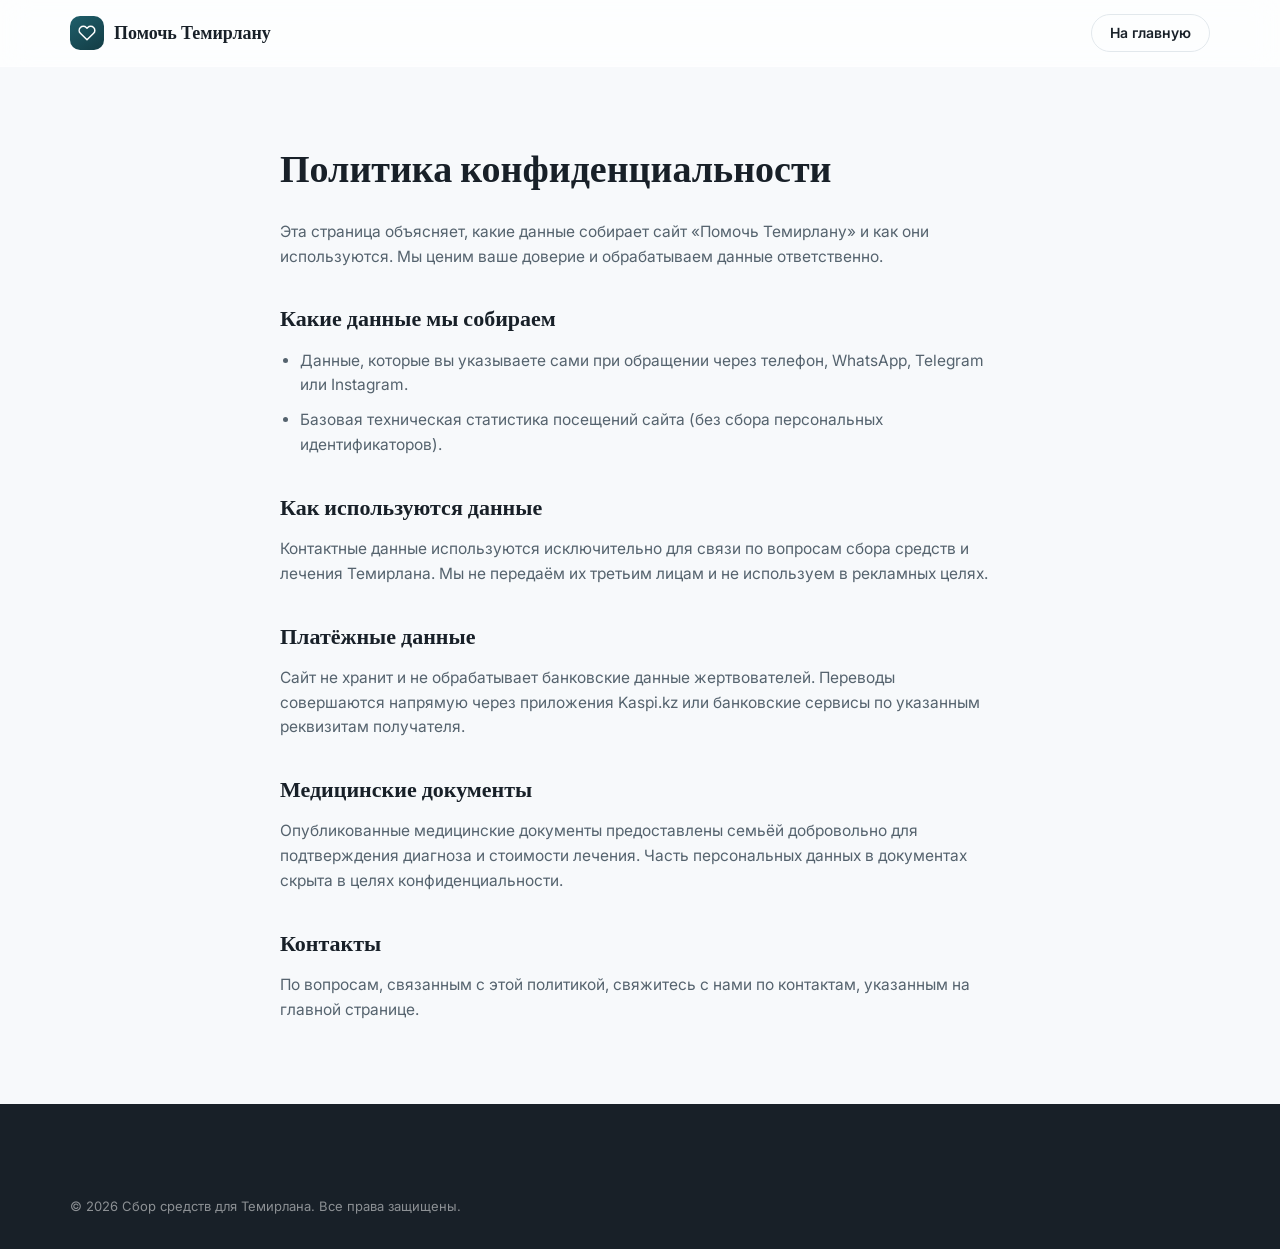
<file: privacy.html>
<!DOCTYPE html>
<html lang="ru">
<head>
<meta charset="UTF-8">
<meta name="viewport" content="width=device-width, initial-scale=1">
<title>Политика конфиденциальности | Помочь Темирлану</title>
<meta name="robots" content="index, follow">
<link rel="icon" href="assets/icons/favicon.svg" type="image/svg+xml">
<link rel="preconnect" href="https://fonts.googleapis.com">
<link rel="preconnect" href="https://fonts.gstatic.com" crossorigin>
<link rel="stylesheet" href="https://fonts.googleapis.com/css2?family=Fraunces:opsz,wght@9..144,500;9..144,600&family=Inter:wght@400;500;600&display=swap">
<link rel="stylesheet" href="style.css">
<style>
  .legal { max-width: 760px; margin-inline: auto; padding-block: var(--space-6); }
  .legal h1 { font-family: var(--font-display); font-size: clamp(28px,4vw,38px); margin-bottom: var(--space-3); }
  .legal h2 { font-family: var(--font-display); font-size: 22px; margin: var(--space-4) 0 var(--space-2); }
  .legal p, .legal li { color: var(--color-ink-soft); font-size: 15.5px; margin-bottom: 10px; }
  .legal ul { padding-left: 20px; list-style: disc; }
</style>
</head>
<body>
<header class="site-header">
  <div class="container header-inner">
    <a href="index.html" class="brand">
      <span class="brand-mark" aria-hidden="true">
        <svg viewBox="0 0 24 24" fill="none" stroke="#fff" stroke-width="2" stroke-linecap="round" stroke-linejoin="round"><path d="M20.8 4.6a5.5 5.5 0 0 0-7.8 0L12 5.6l-1-1a5.5 5.5 0 1 0-7.8 7.8l1 1L12 21l7.8-7.6 1-1a5.5 5.5 0 0 0 0-7.8z"/></svg>
      </span>
      Помочь Темирлану
    </a>
    <a href="index.html" class="btn btn-ghost btn-sm">На главную</a>
  </div>
</header>

<main class="container legal">
  <h1>Политика конфиденциальности</h1>
  <p>Эта страница объясняет, какие данные собирает сайт «Помочь Темирлану» и как они используются. Мы ценим ваше доверие и обрабатываем данные ответственно.</p>

  <h2>Какие данные мы собираем</h2>
  <ul>
    <li>Данные, которые вы указываете сами при обращении через телефон, WhatsApp, Telegram или Instagram.</li>
    <li>Базовая техническая статистика посещений сайта (без сбора персональных идентификаторов).</li>
  </ul>

  <h2>Как используются данные</h2>
  <p>Контактные данные используются исключительно для связи по вопросам сбора средств и лечения Темирлана. Мы не передаём их третьим лицам и не используем в рекламных целях.</p>

  <h2>Платёжные данные</h2>
  <p>Сайт не хранит и не обрабатывает банковские данные жертвователей. Переводы совершаются напрямую через приложения Kaspi.kz или банковские сервисы по указанным реквизитам получателя.</p>

  <h2>Медицинские документы</h2>
  <p>Опубликованные медицинские документы предоставлены семьёй добровольно для подтверждения диагноза и стоимости лечения. Часть персональных данных в документах скрыта в целях конфиденциальности.</p>

  <h2>Контакты</h2>
  <p>По вопросам, связанным с этой политикой, свяжитесь с нами по контактам, указанным на <a href="index.html#contacts">главной странице</a>.</p>
</main>

<footer class="site-footer">
  <div class="container footer-bottom">
    <span>© <span id="year"></span> Сбор средств для Темирлана. Все права защищены.</span>
  </div>
</footer>
<script>document.getElementById("year").textContent = new Date().getFullYear();</script>
</body>
</html>
</file>
<file: style.css>
/* =========================================================================
   ДИЗАЙН-СИСТЕМА / DESIGN TOKENS
   -------------------------------------------------------------------------
   Палитра: спокойный «больнично-доверительный» тил + тёплый янтарь надежды.
   Красный зарезервирован исключительно для главного CTA «Помочь сейчас».
   Типографика: Fraunces (дисплей, с характером) + Inter (текст, нейтральный).
   Сигнатурный элемент: «Кольцо надежды» — кольцевой прогресс с анимацией
   заполнения, который повторяется в hero и в разделе прогресса,
   визуально связывая всю страницу сквозной метафорой пути к цели.
   ========================================================================= */

:root {
  /* Цвет */
  --color-bg: #F7F9FB;
  --color-bg-alt: #EEF3F5;
  --color-surface: #FFFFFF;
  --color-ink: #182028;
  --color-ink-soft: #55636E;
  --color-ink-faint: #8996A1;
  --color-primary: #1F5F6B;
  --color-primary-dark: #133C44;
  --color-primary-tint: #E4EEF0;
  --color-accent: #D99A3D;
  --color-accent-tint: #FBF0DE;
  --color-critical: #C6423A;
  --color-critical-dark: #A2352E;
  --color-border: #E2E8EC;
  --color-focus: #2F7C8C;

  /* Тень / стекло */
  --shadow-sm: 0 2px 10px rgba(24, 32, 40, 0.05);
  --shadow-md: 0 12px 34px rgba(24, 32, 40, 0.08);
  --shadow-lg: 0 24px 64px rgba(24, 32, 40, 0.14);
  --glass-bg: rgba(255, 255, 255, 0.72);
  --glass-border: rgba(255, 255, 255, 0.5);

  /* Радиусы */
  --r-sm: 10px;
  --r-md: 18px;
  --r-lg: 28px;
  --r-pill: 999px;

  /* Типографика */
  --font-display: "Fraunces", "Iowan Old Style", "Georgia", serif;
  --font-body: "Inter", -apple-system, BlinkMacSystemFont, "Segoe UI", sans-serif;

  /* Ритм */
  --space-1: 8px;
  --space-2: 12px;
  --space-3: 20px;
  --space-4: 32px;
  --space-5: 48px;
  --space-6: 72px;
  --space-7: 112px;

  --container: 1180px;
  --ease: cubic-bezier(0.22, 1, 0.36, 1);
}

/* =========================================================================
   RESET
   ========================================================================= */
*, *::before, *::after { box-sizing: border-box; }
html { scroll-behavior: smooth; }
body {
  margin: 0;
  background: var(--color-bg);
  color: var(--color-ink);
  font-family: var(--font-body);
  font-size: 16px;
  line-height: 1.6;
  -webkit-font-smoothing: antialiased;
  text-rendering: optimizeLegibility;
}
img { max-width: 100%; display: block; }
a { color: inherit; text-decoration: none; }
button { font: inherit; cursor: pointer; }
ul { margin: 0; padding: 0; list-style: none; }
h1, h2, h3, h4, p { margin: 0; }
:focus-visible {
  outline: 3px solid var(--color-focus);
  outline-offset: 3px;
  border-radius: 4px;
}
.visually-hidden {
  position: absolute; width: 1px; height: 1px; padding: 0; margin: -1px;
  overflow: hidden; clip: rect(0,0,0,0); white-space: nowrap; border: 0;
}
.skip-link {
  position: absolute; left: 12px; top: -60px;
  background: var(--color-ink); color: #fff;
  padding: 10px 18px; border-radius: var(--r-sm);
  z-index: 200; transition: top .2s var(--ease);
}
.skip-link:focus { top: 12px; }

@media (prefers-reduced-motion: reduce) {
  html { scroll-behavior: auto; }
  *, *::before, *::after {
    animation-duration: 0.001ms !important;
    animation-iteration-count: 1 !important;
    transition-duration: 0.001ms !important;
    scroll-behavior: auto !important;
  }
}

/* =========================================================================
   УТИЛИТЫ
   ========================================================================= */
.container {
  width: 100%;
  max-width: var(--container);
  margin-inline: auto;
  padding-inline: var(--space-3);
}
.section { padding-block: var(--space-7); }
.section-alt { background: var(--color-bg-alt); }
.eyebrow {
  display: inline-flex;
  align-items: center;
  gap: 8px;
  font-family: var(--font-body);
  font-weight: 600;
  font-size: 13px;
  letter-spacing: 0.08em;
  text-transform: uppercase;
  color: var(--color-primary);
  margin-bottom: var(--space-2);
}
.eyebrow::before {
  content: "";
  width: 22px; height: 2px;
  background: var(--color-accent);
  border-radius: 2px;
}
.section-head {
  max-width: 640px;
  margin-bottom: var(--space-5);
}
.section-head h2 {
  font-family: var(--font-display);
  font-weight: 600;
  font-size: clamp(28px, 3.6vw, 42px);
  line-height: 1.15;
  letter-spacing: -0.01em;
}
.section-head p {
  margin-top: var(--space-2);
  color: var(--color-ink-soft);
  font-size: 17px;
}
.center { text-align: center; margin-inline: auto; }

/* Появление при скролле */
.reveal {
  opacity: 0;
  transform: translateY(28px);
  transition: opacity 0.8s var(--ease), transform 0.8s var(--ease);
}
.reveal.is-visible { opacity: 1; transform: translateY(0); }
.reveal-stagger > * {
  opacity: 0;
  transform: translateY(24px);
  transition: opacity 0.7s var(--ease), transform 0.7s var(--ease);
}
.reveal-stagger.is-visible > * { opacity: 1; transform: translateY(0); }
.reveal-stagger.is-visible > *:nth-child(1) { transition-delay: 0.02s; }
.reveal-stagger.is-visible > *:nth-child(2) { transition-delay: 0.09s; }
.reveal-stagger.is-visible > *:nth-child(3) { transition-delay: 0.16s; }
.reveal-stagger.is-visible > *:nth-child(4) { transition-delay: 0.23s; }
.reveal-stagger.is-visible > *:nth-child(5) { transition-delay: 0.30s; }
.reveal-stagger.is-visible > *:nth-child(6) { transition-delay: 0.37s; }

/* Кнопки */
.btn {
  display: inline-flex;
  align-items: center;
  justify-content: center;
  gap: 10px;
  padding: 16px 28px;
  border-radius: var(--r-pill);
  border: 1px solid transparent;
  font-weight: 600;
  font-size: 15.5px;
  line-height: 1;
  transition: transform 0.25s var(--ease), box-shadow 0.25s var(--ease), background 0.25s var(--ease);
  white-space: nowrap;
}
.btn:hover { transform: translateY(-2px); }
.btn:active { transform: translateY(0); }
.btn-critical {
  background: var(--color-critical);
  color: #fff;
  box-shadow: 0 10px 26px rgba(198, 66, 58, 0.32);
}
.btn-critical:hover { background: var(--color-critical-dark); box-shadow: 0 14px 32px rgba(198, 66, 58, 0.4); }
.btn-primary {
  background: var(--color-primary);
  color: #fff;
  box-shadow: 0 10px 26px rgba(31, 95, 107, 0.24);
}
.btn-primary:hover { background: var(--color-primary-dark); }
.btn-ghost {
  background: transparent;
  color: var(--color-ink);
  border-color: var(--color-border);
}
.btn-ghost:hover { border-color: var(--color-primary); color: var(--color-primary); }
.btn-light {
  background: #fff;
  color: var(--color-ink);
  box-shadow: var(--shadow-md);
}
.btn-sm { padding: 11px 18px; font-size: 14px; }
.btn-block { width: 100%; }

/* =========================================================================
   ШАПКА
   ========================================================================= */
.site-header {
  position: sticky;
  top: 0;
  z-index: 100;
  background: var(--glass-bg);
  backdrop-filter: blur(14px) saturate(140%);
  -webkit-backdrop-filter: blur(14px) saturate(140%);
  border-bottom: 1px solid var(--glass-border);
}
.header-inner {
  display: flex;
  align-items: center;
  justify-content: space-between;
  gap: var(--space-3);
  padding-block: 14px;
}
.brand {
  display: flex;
  align-items: center;
  gap: 10px;
  font-family: var(--font-display);
  font-weight: 600;
  font-size: 18px;
}
.brand-mark {
  width: 34px; height: 34px;
  border-radius: 10px;
  background: linear-gradient(145deg, var(--color-primary), var(--color-primary-dark));
  display: grid;
  place-items: center;
}
.brand-mark svg { width: 18px; height: 18px; }

.main-nav { display: flex; }
.main-nav ul { display: flex; gap: var(--space-4); }
.main-nav a {
  font-size: 14.5px;
  font-weight: 500;
  color: var(--color-ink-soft);
  transition: color 0.2s var(--ease);
  position: relative;
}
.main-nav a:hover { color: var(--color-primary); }

.header-actions { display: flex; align-items: center; gap: 12px; }
.header-progress-chip {
  display: none;
  align-items: center;
  gap: 8px;
  padding: 6px 12px 6px 6px;
  background: var(--color-primary-tint);
  border-radius: var(--r-pill);
  font-size: 13px;
  font-weight: 600;
  color: var(--color-primary-dark);
}
.header-progress-chip svg { width: 26px; height: 26px; }

.nav-toggle {
  display: none;
  width: 42px; height: 42px;
  border-radius: 10px;
  border: 1px solid var(--color-border);
  background: #fff;
  align-items: center;
  justify-content: center;
}
.nav-toggle span, .nav-toggle span::before, .nav-toggle span::after {
  content: "";
  display: block;
  width: 18px; height: 2px;
  background: var(--color-ink);
  position: relative;
  transition: transform .25s var(--ease), opacity .25s var(--ease);
}
.nav-toggle span::before { position: absolute; top: -6px; }
.nav-toggle span::after { position: absolute; top: 6px; }
.nav-toggle[aria-expanded="true"] span { background: transparent; }
.nav-toggle[aria-expanded="true"] span::before { transform: translateY(6px) rotate(45deg); }
.nav-toggle[aria-expanded="true"] span::after { transform: translateY(-6px) rotate(-45deg); }

@media (max-width: 900px) {
  .main-nav {
    position: fixed;
    inset: 68px 0 0 0;
    background: var(--color-surface);
    transform: translateY(-12px);
    opacity: 0;
    visibility: hidden;
    transition: opacity .25s var(--ease), transform .25s var(--ease), visibility .25s;
    overflow-y: auto;
  }
  .main-nav.is-open { opacity: 1; transform: translateY(0); visibility: visible; }
  .main-nav ul { flex-direction: column; gap: 0; padding: var(--space-3); }
  .main-nav a { display: block; padding: 16px 4px; border-bottom: 1px solid var(--color-border); font-size: 17px; }
  .nav-toggle { display: inline-flex; }
  .header-actions .btn-critical.header-cta-desktop { display: none; }
}
@media (min-width: 901px) { .header-progress-chip { display: inline-flex; } }

/* =========================================================================
   HERO
   ========================================================================= */
.hero {
  padding-block: var(--space-6) var(--space-6);
  position: relative;
  overflow: hidden;
}
.hero::before {
  content: "";
  position: absolute;
  inset: -20% -10% auto -10%;
  height: 60%;
  background: radial-gradient(closest-side, var(--color-primary-tint), transparent 72%);
  z-index: -1;
}
.hero-grid {
  display: grid;
  grid-template-columns: 1.05fr 0.95fr;
  gap: var(--space-6);
  align-items: center;
}
.hero-copy .eyebrow { color: var(--color-critical); }
.hero-copy .eyebrow::before { background: var(--color-critical); }
.hero-title {
  font-family: var(--font-display);
  font-weight: 600;
  font-size: clamp(34px, 4.6vw, 56px);
  line-height: 1.08;
  letter-spacing: -0.015em;
}
.hero-title .accent { color: var(--color-primary); font-style: italic; }
.hero-meta {
  display: flex;
  flex-wrap: wrap;
  gap: 10px;
  margin-top: var(--space-3);
}
.hero-meta span {
  padding: 8px 14px;
  background: var(--color-surface);
  border: 1px solid var(--color-border);
  border-radius: var(--r-pill);
  font-size: 13.5px;
  font-weight: 500;
  color: var(--color-ink-soft);
}
.hero-desc {
  margin-top: var(--space-3);
  font-size: 18px;
  color: var(--color-ink-soft);
  max-width: 46ch;
}

.progress-card {
  margin-top: var(--space-5);
  background: var(--color-surface);
  border-radius: var(--r-lg);
  padding: var(--space-4);
  box-shadow: var(--shadow-md);
  border: 1px solid var(--color-border);
}
.progress-sums {
  display: flex;
  align-items: baseline;
  justify-content: space-between;
  gap: var(--space-2);
  flex-wrap: wrap;
}
.progress-sums .raised {
  font-family: var(--font-display);
  font-size: clamp(26px, 3vw, 34px);
  font-weight: 600;
  color: var(--color-primary-dark);
}
.progress-sums .goal { color: var(--color-ink-faint); font-size: 15px; }
.progress-track {
  margin-top: var(--space-2);
  height: 12px;
  border-radius: var(--r-pill);
  background: var(--color-bg-alt);
  overflow: hidden;
  position: relative;
}
.progress-fill {
  height: 100%;
  width: 0%;
  border-radius: var(--r-pill);
  background: linear-gradient(90deg, var(--color-accent), var(--color-primary));
  transition: width 1.4s var(--ease);
}
.progress-foot {
  display: flex;
  justify-content: space-between;
  margin-top: 10px;
  font-size: 13.5px;
  color: var(--color-ink-soft);
}
.progress-foot strong { color: var(--color-ink); }
.progress-note {
  margin-top: 12px;
  font-size: 12px;
  line-height: 1.5;
  color: var(--color-ink-faint);
}
.hero-ctas {
  display: flex;
  gap: 14px;
  margin-top: var(--space-4);
  flex-wrap: wrap;
}

.hero-visual { position: relative; }
.hero-photo-frame {
  position: relative;
  border-radius: var(--r-lg);
  overflow: hidden;
  box-shadow: var(--shadow-lg);
  aspect-ratio: 4/5;
}
.hero-photo-frame img { width: 100%; height: 100%; object-fit: cover; }
.hero-ring-badge {
  position: absolute;
  left: -18px;
  bottom: -18px;
  background: var(--glass-bg);
  backdrop-filter: blur(10px);
  border: 1px solid var(--glass-border);
  border-radius: var(--r-lg);
  padding: 14px 18px 14px 14px;
  display: flex;
  align-items: center;
  gap: 12px;
  box-shadow: var(--shadow-md);
}
.hope-ring { width: 58px; height: 58px; }
.hope-ring circle { fill: none; stroke-width: 6; }
.hope-ring .track { stroke: var(--color-bg-alt); }
.hope-ring .fill {
  stroke: var(--color-accent);
  stroke-linecap: round;
  transform: rotate(-90deg);
  transform-origin: 50% 50%;
  stroke-dasharray: 163;
  stroke-dashoffset: 163;
  transition: stroke-dashoffset 1.6s var(--ease);
}
.hero-ring-badge .label { font-size: 12.5px; color: var(--color-ink-soft); }
.hero-ring-badge .value { font-family: var(--font-display); font-size: 20px; font-weight: 600; }

@media (max-width: 980px) {
  .hero-grid { grid-template-columns: 1fr; }
  .hero-visual { order: -1; max-width: 380px; margin-inline: auto; width: 100%; }
}

/* =========================================================================
   ИСТОРИЯ
   ========================================================================= */
.story-body {
  max-width: 760px;
  margin-inline: auto;
  font-size: 18px;
  color: var(--color-ink);
}
.story-body p { margin-bottom: var(--space-3); }
.story-body p:first-of-type::first-letter {
  font-family: var(--font-display);
  font-size: 3.4em;
  float: left;
  line-height: 0.8;
  padding: 6px 10px 0 0;
  color: var(--color-primary);
  font-weight: 600;
}
.story-photos {
  display: grid;
  grid-template-columns: 1fr 1fr;
  gap: var(--space-3);
  margin: var(--space-4) 0;
}
.story-photos figure { margin: 0; border-radius: var(--r-md); overflow: hidden; box-shadow: var(--shadow-sm); }
.story-photos img { width: 100%; height: 260px; object-fit: cover; transition: transform .5s var(--ease); }
.story-photos figure:hover img { transform: scale(1.04); }
.story-photos figcaption { padding: 10px 14px; font-size: 13px; color: var(--color-ink-soft); background: var(--color-surface); }
.story-quote {
  margin: var(--space-4) 0;
  padding: var(--space-3) var(--space-4);
  border-left: 3px solid var(--color-accent);
  background: var(--color-accent-tint);
  border-radius: 0 var(--r-md) var(--r-md) 0;
  font-family: var(--font-display);
  font-style: italic;
  font-size: 20px;
  color: var(--color-primary-dark);
}
@media (max-width: 620px) {
  .story-photos { grid-template-columns: 1fr; }
}

/* =========================================================================
   РАСХОДЫ
   ========================================================================= */
.expense-grid {
  display: grid;
  grid-template-columns: repeat(3, 1fr);
  gap: var(--space-3);
}
.expense-card {
  background: var(--color-surface);
  border: 1px solid var(--color-border);
  border-radius: var(--r-md);
  padding: var(--space-4);
  transition: transform .3s var(--ease), box-shadow .3s var(--ease), border-color .3s var(--ease);
}
.expense-card:hover { transform: translateY(-6px); box-shadow: var(--shadow-md); border-color: transparent; }
.expense-icon {
  width: 48px; height: 48px;
  border-radius: 14px;
  background: var(--color-primary-tint);
  display: grid;
  place-items: center;
  margin-bottom: var(--space-3);
}
.expense-icon svg { width: 24px; height: 24px; stroke: var(--color-primary); }
.expense-card h3 { font-family: var(--font-display); font-size: 19px; font-weight: 600; margin-bottom: 6px; }
.expense-card p { color: var(--color-ink-soft); font-size: 14.5px; margin-bottom: var(--space-2); }
.expense-amount { font-weight: 700; font-size: 20px; color: var(--color-primary-dark); }
.expense-total {
  margin-top: var(--space-4);
  display: flex;
  justify-content: space-between;
  align-items: center;
  padding: var(--space-3) var(--space-4);
  background: var(--color-primary);
  border-radius: var(--r-md);
  color: #fff;
}
.expense-total span:first-child { opacity: 0.85; font-size: 14px; }
.expense-total strong { font-family: var(--font-display); font-size: 26px; }
@media (max-width: 900px) { .expense-grid { grid-template-columns: 1fr 1fr; } }
@media (max-width: 580px) {
  .expense-grid { grid-template-columns: 1fr; }
  .expense-total { flex-direction: column; align-items: flex-start; gap: 6px; }
}

/* =========================================================================
   ДОКУМЕНТЫ
   ========================================================================= */
.doc-grid {
  display: grid;
  grid-template-columns: repeat(3, 1fr);
  gap: var(--space-3);
}
.doc-card {
  display: block;
  background: var(--color-surface);
  border: 1px solid var(--color-border);
  border-radius: var(--r-md);
  overflow: hidden;
  box-shadow: var(--shadow-sm);
  transition: transform .3s var(--ease), box-shadow .3s var(--ease);
}
.doc-card:hover { transform: translateY(-5px); box-shadow: var(--shadow-md); }
.doc-thumb { aspect-ratio: 4/5.1; overflow: hidden; background: var(--color-bg-alt); }
.doc-thumb img { width: 100%; height: 100%; object-fit: cover; }
.doc-info { padding: var(--space-2) var(--space-3) var(--space-3); }
.doc-info h3 { font-size: 15.5px; font-weight: 600; margin-bottom: 4px; }
.doc-info span { font-size: 12.5px; color: var(--color-ink-soft); display: inline-flex; align-items: center; gap: 6px; }
.doc-note {
  margin-top: var(--space-3);
  font-size: 14px;
  color: var(--color-ink-soft);
  display: flex;
  align-items: center;
  gap: 8px;
}
@media (max-width: 700px) { .doc-grid { grid-template-columns: 1fr 1fr; } }
@media (max-width: 460px) { .doc-grid { grid-template-columns: 1fr; } }

/* =========================================================================
   ГАЛЕРЕЯ
   ========================================================================= */
.gallery-grid {
  display: grid;
  grid-template-columns: repeat(3, 1fr);
  gap: var(--space-2);
}
.gallery-item {
  border: none;
  padding: 0;
  background: none;
  border-radius: var(--r-md);
  overflow: hidden;
  aspect-ratio: 1/1;
  position: relative;
}
.gallery-item img { width: 100%; height: 100%; object-fit: cover; transition: transform .5s var(--ease); }
.gallery-item::after {
  content: "";
  position: absolute; inset: 0;
  background: linear-gradient(0deg, rgba(19,60,68,.35), transparent 45%);
  opacity: 0;
  transition: opacity .3s var(--ease);
}
.gallery-item:hover img { transform: scale(1.08); }
.gallery-item:hover::after { opacity: 1; }
@media (max-width: 700px) { .gallery-grid { grid-template-columns: repeat(2, 1fr); } }

/* Lightbox */
.lightbox {
  position: fixed; inset: 0; z-index: 300;
  background: rgba(11, 16, 20, 0.92);
  display: none;
  align-items: center;
  justify-content: center;
  padding: var(--space-3);
}
.lightbox.is-open { display: flex; }
.lightbox img { max-width: min(90vw, 900px); max-height: 82vh; border-radius: var(--r-sm); box-shadow: var(--shadow-lg); }
.lightbox-close, .lightbox-prev, .lightbox-next {
  position: absolute;
  background: rgba(255,255,255,0.12);
  border: 1px solid rgba(255,255,255,0.25);
  color: #fff;
  width: 44px; height: 44px;
  border-radius: 50%;
  display: grid;
  place-items: center;
  transition: background .2s var(--ease);
}
.lightbox-close:hover, .lightbox-prev:hover, .lightbox-next:hover { background: rgba(255,255,255,0.24); }
.lightbox-close { top: 20px; right: 20px; }
.lightbox-prev { left: 20px; top: 50%; transform: translateY(-50%); }
.lightbox-next { right: 20px; top: 50%; transform: translateY(-50%); }

/* =========================================================================
   ВИДЕО
   ========================================================================= */
.video-wrap {
  position: relative;
  max-width: 900px;
  margin-inline: auto;
  border-radius: var(--r-lg);
  overflow: hidden;
  box-shadow: var(--shadow-lg);
  aspect-ratio: 16/9;
  background: var(--color-ink);
}
.video-wrap img { width: 100%; height: 100%; object-fit: cover; opacity: 0.85; }
.video-wrap iframe, .video-wrap video { width: 100%; height: 100%; border: 0; display: block; }
.video-play {
  position: absolute; inset: 0;
  display: flex; align-items: center; justify-content: center;
  background: rgba(19, 28, 34, 0.28);
  border: none;
}
.video-play .circle {
  width: 84px; height: 84px;
  border-radius: 50%;
  background: rgba(255,255,255,0.92);
  display: grid; place-items: center;
  box-shadow: var(--shadow-lg);
  transition: transform .25s var(--ease);
}
.video-play:hover .circle { transform: scale(1.08); }
.video-play svg { width: 26px; height: 26px; margin-left: 4px; fill: var(--color-primary-dark); }

/* =========================================================================
   TIMELINE
   ========================================================================= */
.timeline { position: relative; max-width: 760px; margin-inline: auto; }
.timeline::before {
  content: "";
  position: absolute;
  left: 19px; top: 8px; bottom: 8px;
  width: 2px;
  background: var(--color-border);
}
.timeline-item {
  position: relative;
  padding-left: 56px;
  padding-bottom: var(--space-4);
}
.timeline-item:last-child { padding-bottom: 0; }
.timeline-dot {
  position: absolute;
  left: 8px; top: 2px;
  width: 24px; height: 24px;
  border-radius: 50%;
  background: var(--color-surface);
  border: 2px solid var(--color-border);
  display: grid;
  place-items: center;
}
.timeline-item.is-done .timeline-dot { background: var(--color-primary); border-color: var(--color-primary); }
.timeline-item.is-done .timeline-dot svg { width: 12px; height: 12px; stroke: #fff; }
.timeline-item.is-current .timeline-dot { border-color: var(--color-accent); box-shadow: 0 0 0 5px var(--color-accent-tint); }
.timeline-item.is-current .timeline-dot::after { content: ""; width: 10px; height: 10px; border-radius: 50%; background: var(--color-accent); }
.timeline-date { font-size: 12.5px; font-weight: 600; letter-spacing: .04em; text-transform: uppercase; color: var(--color-ink-faint); }
.timeline-item.is-current .timeline-date { color: var(--color-accent); }
.timeline-item h3 { font-family: var(--font-display); font-size: 19px; font-weight: 600; margin: 4px 0 6px; }
.timeline-item p { color: var(--color-ink-soft); font-size: 15px; }
.timeline-status {
  display: inline-block;
  margin-top: 8px;
  font-size: 12px;
  font-weight: 600;
  padding: 4px 10px;
  border-radius: var(--r-pill);
  background: var(--color-bg-alt);
  color: var(--color-ink-soft);
}
.timeline-item.is-done .timeline-status { background: var(--color-primary-tint); color: var(--color-primary-dark); }
.timeline-item.is-current .timeline-status { background: var(--color-accent-tint); color: #9a6a1c; }

/* =========================================================================
   ПРОГРЕСС (детально)
   ========================================================================= */
.progress-detail {
  display: grid;
  grid-template-columns: 300px 1fr;
  gap: var(--space-6);
  align-items: center;
}
.ring-wrap { display: flex; justify-content: center; }
.big-ring { width: 260px; height: 260px; position: relative; }
.big-ring svg { width: 100%; height: 100%; transform: rotate(-90deg); }
.big-ring circle { fill: none; stroke-width: 14; }
.big-ring .track { stroke: var(--color-bg-alt); }
.big-ring .fill {
  stroke: url(#ringGradient);
  stroke-linecap: round;
  stroke-dasharray: 723;
  stroke-dashoffset: 723;
  transition: stroke-dashoffset 1.8s var(--ease);
}
.big-ring .ring-center {
  position: absolute; inset: 0;
  display: flex; flex-direction: column;
  align-items: center; justify-content: center;
}
.big-ring .ring-percent { font-family: var(--font-display); font-size: 46px; font-weight: 600; color: var(--color-primary-dark); }
.big-ring .ring-label { font-size: 13px; color: var(--color-ink-soft); }

.progress-stats { display: flex; flex-direction: column; gap: var(--space-3); }
.stat-row { display: flex; justify-content: space-between; align-items: baseline; padding-bottom: var(--space-2); border-bottom: 1px dashed var(--color-border); }
.stat-row .stat-label { color: var(--color-ink-soft); font-size: 15px; }
.stat-row .stat-value { font-family: var(--font-display); font-size: 22px; font-weight: 600; }
.stat-row.remaining .stat-value { color: var(--color-critical); }
.progress-detail-bar { margin-top: var(--space-2); }
@media (max-width: 860px) {
  .progress-detail { grid-template-columns: 1fr; }
  .big-ring { width: 220px; height: 220px; }
}

/* =========================================================================
   ПОЖЕРТВОВАНИЯ
   ========================================================================= */
.donate-grid {
  display: grid;
  grid-template-columns: repeat(4, 1fr);
  gap: var(--space-3);
  align-items: start;
}
.donate-card {
  border-radius: var(--r-lg);
  padding: var(--space-4);
  color: #fff;
  position: relative;
  min-height: 264px;
  display: flex;
  flex-direction: column;
  box-shadow: var(--shadow-md);
  transition: transform .3s var(--ease), box-shadow .3s var(--ease);
}
.donate-card:hover { transform: translateY(-6px); box-shadow: var(--shadow-lg); }
.donate-card .donate-icon { width: 40px; height: 40px; flex-shrink: 0; }
.donate-card .donate-icon svg { width: 100%; height: 100%; }
.donate-card h3 { font-family: var(--font-display); font-size: 20px; font-weight: 600; line-height: 1.25; margin: var(--space-2) 0 8px; }
.donate-card p { font-size: 13.5px; line-height: 1.5; opacity: 0.9; margin: 0 0 var(--space-3); }
.donate-card .btn { align-self: flex-start; margin-top: auto; padding-top: 14px; }
.donate-card.kaspi { background: linear-gradient(150deg, #E4342E, #B8241F); }
.donate-card.halyk { background: linear-gradient(150deg, #1B8A4A, #0F5E32); }
.donate-card.bank { background: linear-gradient(150deg, #2C3B47, #182028); }
.donate-card.phone { background: linear-gradient(150deg, #D99A3D, #B57A26); }
.donate-card .btn-light { color: var(--color-ink); }
.donate-card .req-value {
  font-family: var(--font-body);
  font-weight: 700;
  font-size: 16px;
  line-height: 1.4;
  background: rgba(255,255,255,0.16);
  padding: 9px 12px;
  border-radius: var(--r-sm);
  margin: 0 0 var(--space-2);
  letter-spacing: 0.01em;
  word-break: break-word;
}
.donate-card .req-value.is-pending { font-weight: 500; font-style: italic; opacity: 0.85; font-size: 14px; }
.donate-trust {
  margin-top: var(--space-4);
  display: flex;
  align-items: center;
  gap: 10px;
  color: var(--color-ink-soft);
  font-size: 13.5px;
}
.donate-trust svg { width: 18px; height: 18px; stroke: var(--color-primary); flex-shrink: 0; }
@media (max-width: 980px) { .donate-grid { grid-template-columns: 1fr 1fr; } }
@media (max-width: 560px) { .donate-grid { grid-template-columns: 1fr; } }

/* =========================================================================
   FAQ
   ========================================================================= */
.faq-list { max-width: 760px; margin-inline: auto; display: flex; flex-direction: column; gap: 10px; }
.faq-item {
  background: var(--color-surface);
  border: 1px solid var(--color-border);
  border-radius: var(--r-md);
  overflow: hidden;
}
.faq-question {
  width: 100%;
  display: flex;
  align-items: center;
  justify-content: space-between;
  gap: var(--space-2);
  padding: 20px 22px;
  background: none;
  border: none;
  text-align: left;
  font-size: 16.5px;
  font-weight: 600;
  color: var(--color-ink);
}
.faq-question .plus {
  flex-shrink: 0;
  width: 26px; height: 26px;
  border-radius: 50%;
  border: 1px solid var(--color-border);
  display: grid;
  place-items: center;
  position: relative;
  transition: transform .3s var(--ease), background .3s var(--ease);
}
.faq-question .plus::before, .faq-question .plus::after {
  content: "";
  position: absolute;
  background: var(--color-primary);
}
.faq-question .plus::before { width: 10px; height: 2px; }
.faq-question .plus::after { width: 2px; height: 10px; transition: transform .3s var(--ease); }
.faq-item.is-open .faq-question .plus { background: var(--color-primary); }
.faq-item.is-open .faq-question .plus::before, .faq-item.is-open .faq-question .plus::after { background: #fff; }
.faq-item.is-open .faq-question .plus::after { transform: rotate(90deg) scaleX(0); }
.faq-answer {
  max-height: 0;
  overflow: hidden;
  transition: max-height .35s var(--ease);
}
.faq-answer p { padding: 0 22px 20px; color: var(--color-ink-soft); font-size: 15px; }

/* =========================================================================
   КОНТАКТЫ
   ========================================================================= */
.contact-grid {
  display: grid;
  grid-template-columns: repeat(4, 1fr);
  gap: var(--space-3);
}
.contact-card {
  background: var(--color-surface);
  border: 1px solid var(--color-border);
  border-radius: var(--r-md);
  padding: var(--space-4);
  text-align: center;
  transition: transform .3s var(--ease), box-shadow .3s var(--ease);
}
.contact-card:hover { transform: translateY(-5px); box-shadow: var(--shadow-md); }
.contact-icon {
  width: 52px; height: 52px;
  border-radius: 50%;
  background: var(--color-primary-tint);
  display: grid;
  place-items: center;
  margin: 0 auto var(--space-2);
}
.contact-icon svg { width: 24px; height: 24px; stroke: var(--color-primary); }
.contact-card h3 { font-size: 15.5px; font-weight: 600; margin-bottom: 4px; }
.contact-card a { color: var(--color-ink-soft); font-size: 14.5px; }
.contact-card a:hover { color: var(--color-primary); }
@media (max-width: 780px) { .contact-grid { grid-template-columns: 1fr 1fr; } }
@media (max-width: 460px) { .contact-grid { grid-template-columns: 1fr; } }

/* =========================================================================
   ПОДВАЛ
   ========================================================================= */
.site-footer { background: var(--color-ink); color: rgba(255,255,255,0.72); padding-block: var(--space-6) var(--space-4); }
.footer-top {
  display: grid;
  grid-template-columns: 1.4fr 1fr 1fr;
  gap: var(--space-5);
  padding-bottom: var(--space-5);
  border-bottom: 1px solid rgba(255,255,255,0.12);
}
.footer-brand .brand { color: #fff; }
.footer-brand p { margin-top: 12px; font-size: 14.5px; max-width: 34ch; color: rgba(255,255,255,0.6); }
.footer-col h4 { color: #fff; font-size: 14px; font-weight: 600; margin-bottom: var(--space-2); letter-spacing: .02em; }
.footer-col ul { display: flex; flex-direction: column; gap: 10px; }
.footer-col a { font-size: 14.5px; color: rgba(255,255,255,0.65); transition: color .2s var(--ease); }
.footer-col a:hover { color: #fff; }
.footer-bottom {
  display: flex;
  justify-content: space-between;
  align-items: center;
  flex-wrap: wrap;
  gap: 10px;
  padding-top: var(--space-3);
  font-size: 13px;
  color: rgba(255,255,255,0.5);
}
@media (max-width: 780px) { .footer-top { grid-template-columns: 1fr; gap: var(--space-4); } }

/* =========================================================================
   МОБИЛЬНАЯ ПАНЕЛЬ ПОЖЕРТВОВАНИЯ (fixed)
   ========================================================================= */
.mobile-donate-bar {
  position: fixed;
  left: 0; right: 0; bottom: 0;
  z-index: 150;
  display: none;
  padding: 12px 16px calc(12px + env(safe-area-inset-bottom));
  background: var(--glass-bg);
  backdrop-filter: blur(14px);
  -webkit-backdrop-filter: blur(14px);
  border-top: 1px solid var(--glass-border);
  box-shadow: 0 -8px 24px rgba(24,32,40,0.08);
}
.mobile-donate-bar-inner { display: flex; align-items: center; gap: 12px; }
.mobile-donate-bar .mini-progress { flex: 1; }
.mobile-donate-bar .mini-progress .mini-track { height: 6px; border-radius: var(--r-pill); background: var(--color-bg-alt); overflow: hidden; }
.mobile-donate-bar .mini-progress .mini-fill { height: 100%; width: 0%; background: linear-gradient(90deg, var(--color-accent), var(--color-primary)); transition: width 1.2s var(--ease); }
.mobile-donate-bar .mini-progress span { display: block; font-size: 11.5px; color: var(--color-ink-soft); margin-top: 4px; }
@media (max-width: 900px) {
  .mobile-donate-bar { display: block; }
  body { padding-bottom: 84px; }
}

/* =========================================================================
   МОДАЛЬНОЕ ОКНО ПОЖЕРТВОВАНИЯ
   ========================================================================= */
.modal-overlay {
  position: fixed; inset: 0; z-index: 400;
  background: rgba(11,16,20,0.6);
  display: none;
  align-items: flex-end;
  justify-content: center;
  padding: 0;
}
.modal-overlay.is-open { display: flex; }
.modal-sheet {
  background: var(--color-surface);
  width: 100%;
  max-width: 480px;
  border-radius: var(--r-lg) var(--r-lg) 0 0;
  padding: var(--space-4);
  max-height: 86vh;
  overflow-y: auto;
  animation: sheet-up .35s var(--ease);
}
@media (min-width: 640px) {
  .modal-overlay { align-items: center; }
  .modal-sheet { border-radius: var(--r-lg); }
}
@keyframes sheet-up { from { transform: translateY(30px); opacity: 0; } to { transform: translateY(0); opacity: 1; } }
.modal-head { display: flex; justify-content: space-between; align-items: center; margin-bottom: var(--space-3); }
.modal-head h3 { font-family: var(--font-display); font-size: 22px; font-weight: 600; }
.modal-close { width: 36px; height: 36px; border-radius: 50%; border: 1px solid var(--color-border); background: none; display: grid; place-items: center; }
.modal-options { display: flex; flex-direction: column; gap: 10px; }
.modal-option {
  display: flex;
  align-items: center;
  gap: 14px;
  padding: 14px 16px;
  border: 1px solid var(--color-border);
  border-radius: var(--r-md);
  background: none;
  text-align: left;
  width: 100%;
  transition: border-color .2s var(--ease), background .2s var(--ease);
}
.modal-option:hover { border-color: var(--color-primary); background: var(--color-primary-tint); }
.modal-option .modal-option-icon { width: 40px; height: 40px; border-radius: 10px; display: grid; place-items: center; flex-shrink: 0; }
.modal-option .modal-option-icon svg { width: 20px; height: 20px; }
.modal-option strong { display: block; font-size: 15px; }
.modal-option span { display: block; font-size: 13px; color: var(--color-ink-soft); }

/* =========================================================================
   ПРОЧЕЕ
   ========================================================================= */
.lazy-fade { transition: opacity .4s var(--ease); }
.lazy-fade[data-loaded="false"] { opacity: 0; }
.lazy-fade[data-loaded="true"] { opacity: 1; }

@media (max-width: 900px) {
  .section { padding-block: var(--space-6); }
  .expense-grid, .donate-grid { gap: var(--space-2); }
}
</file>
